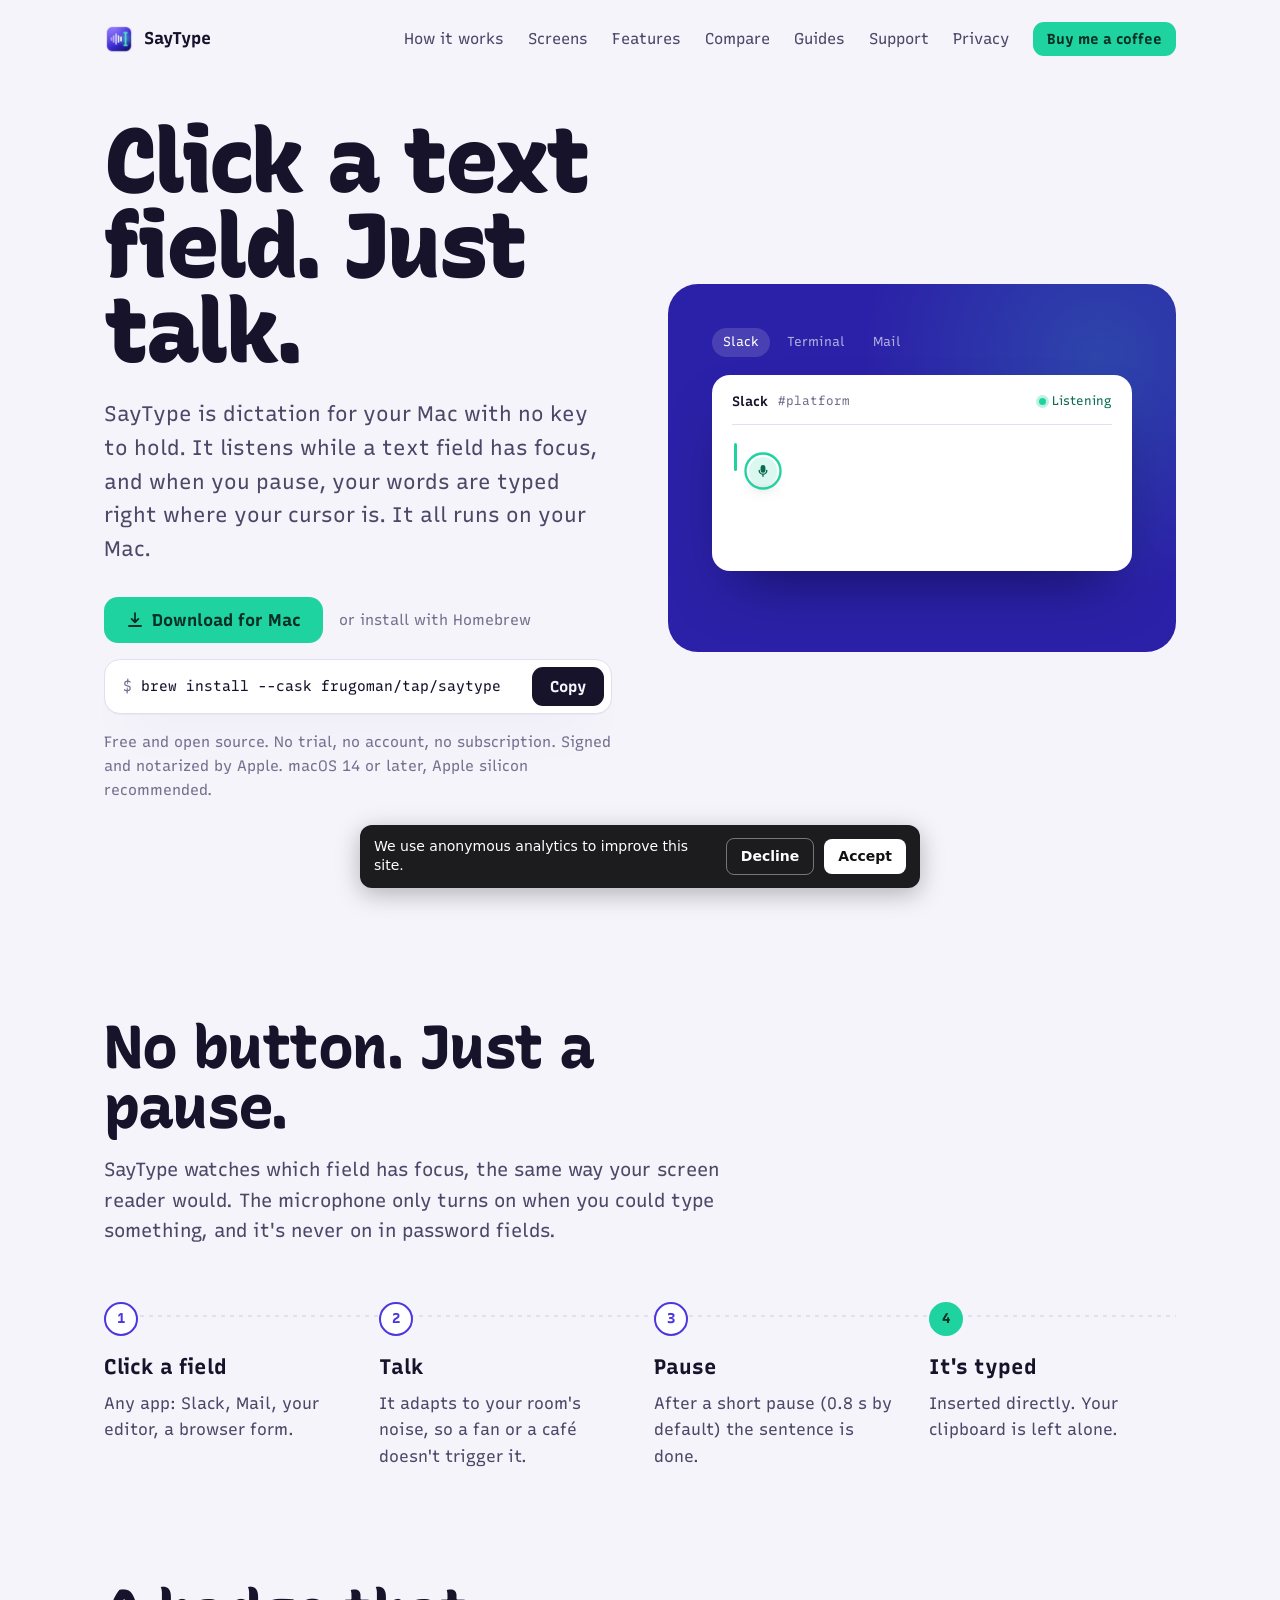
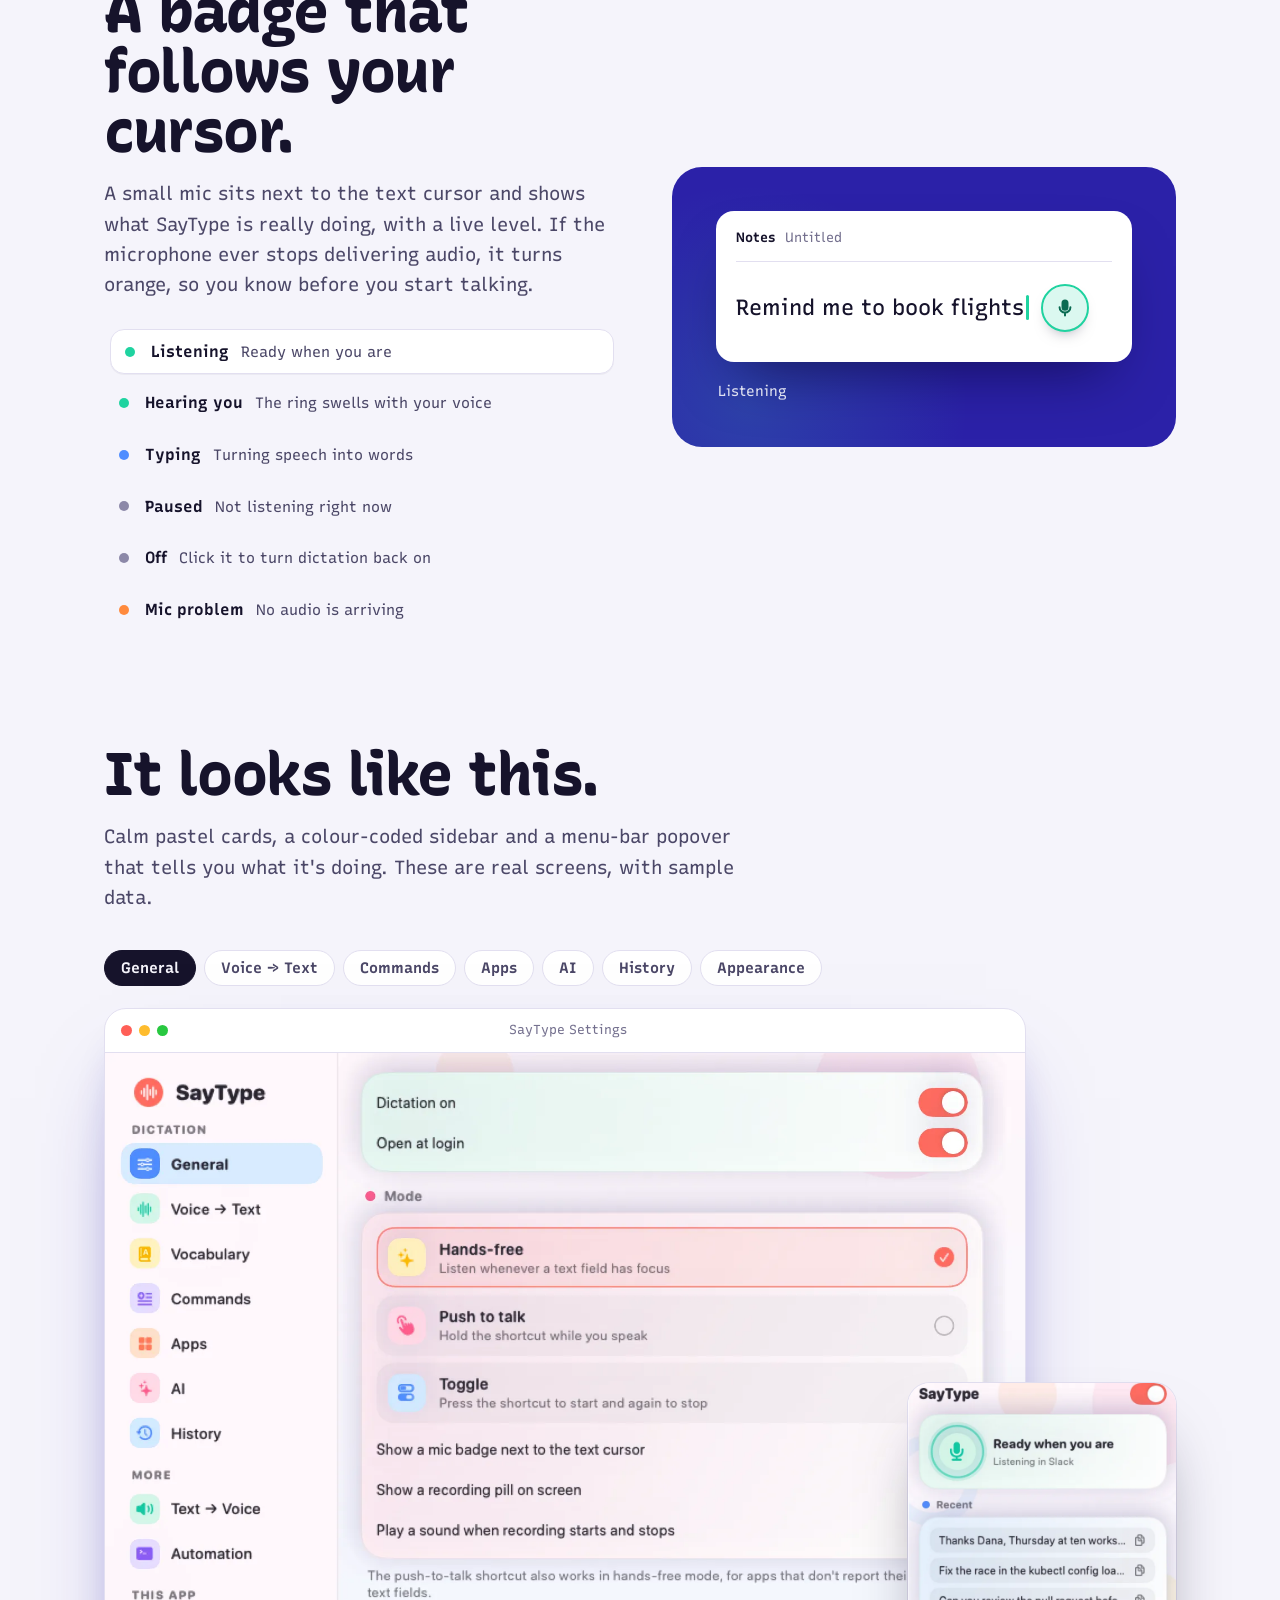
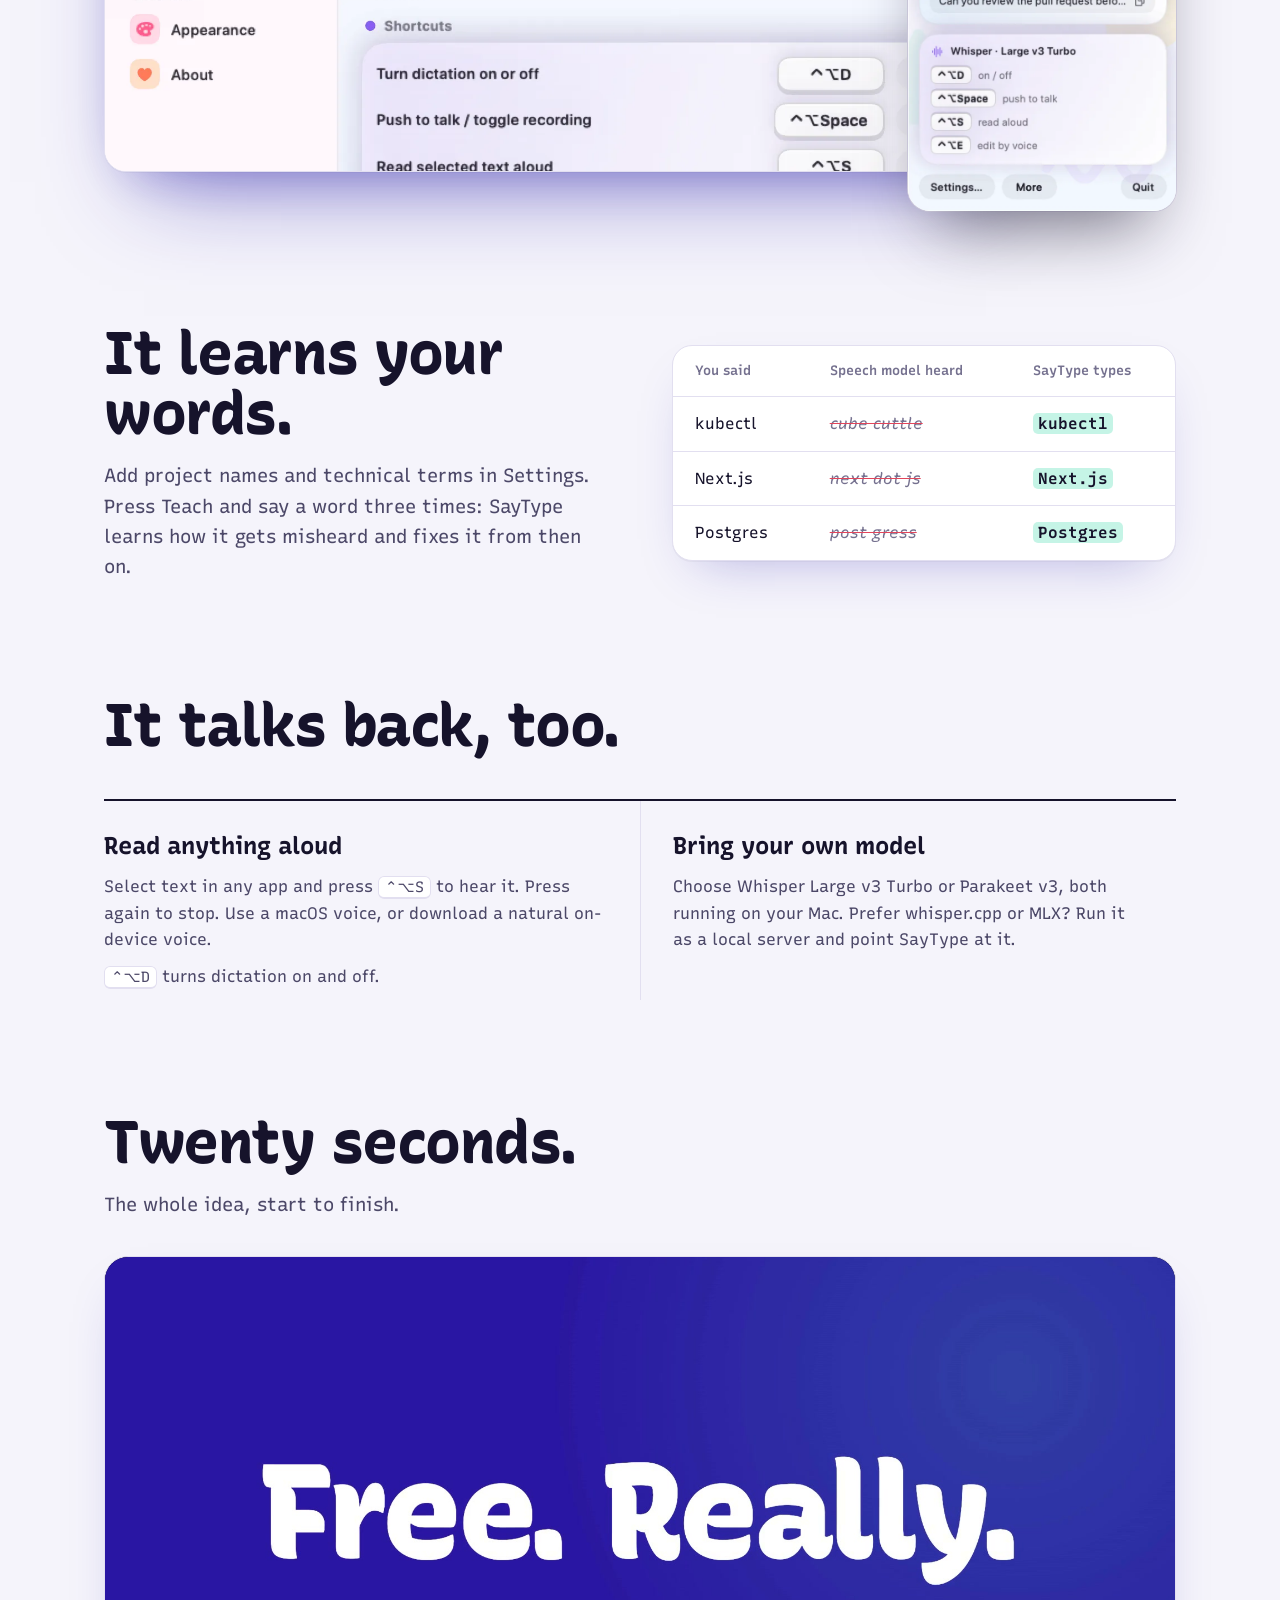
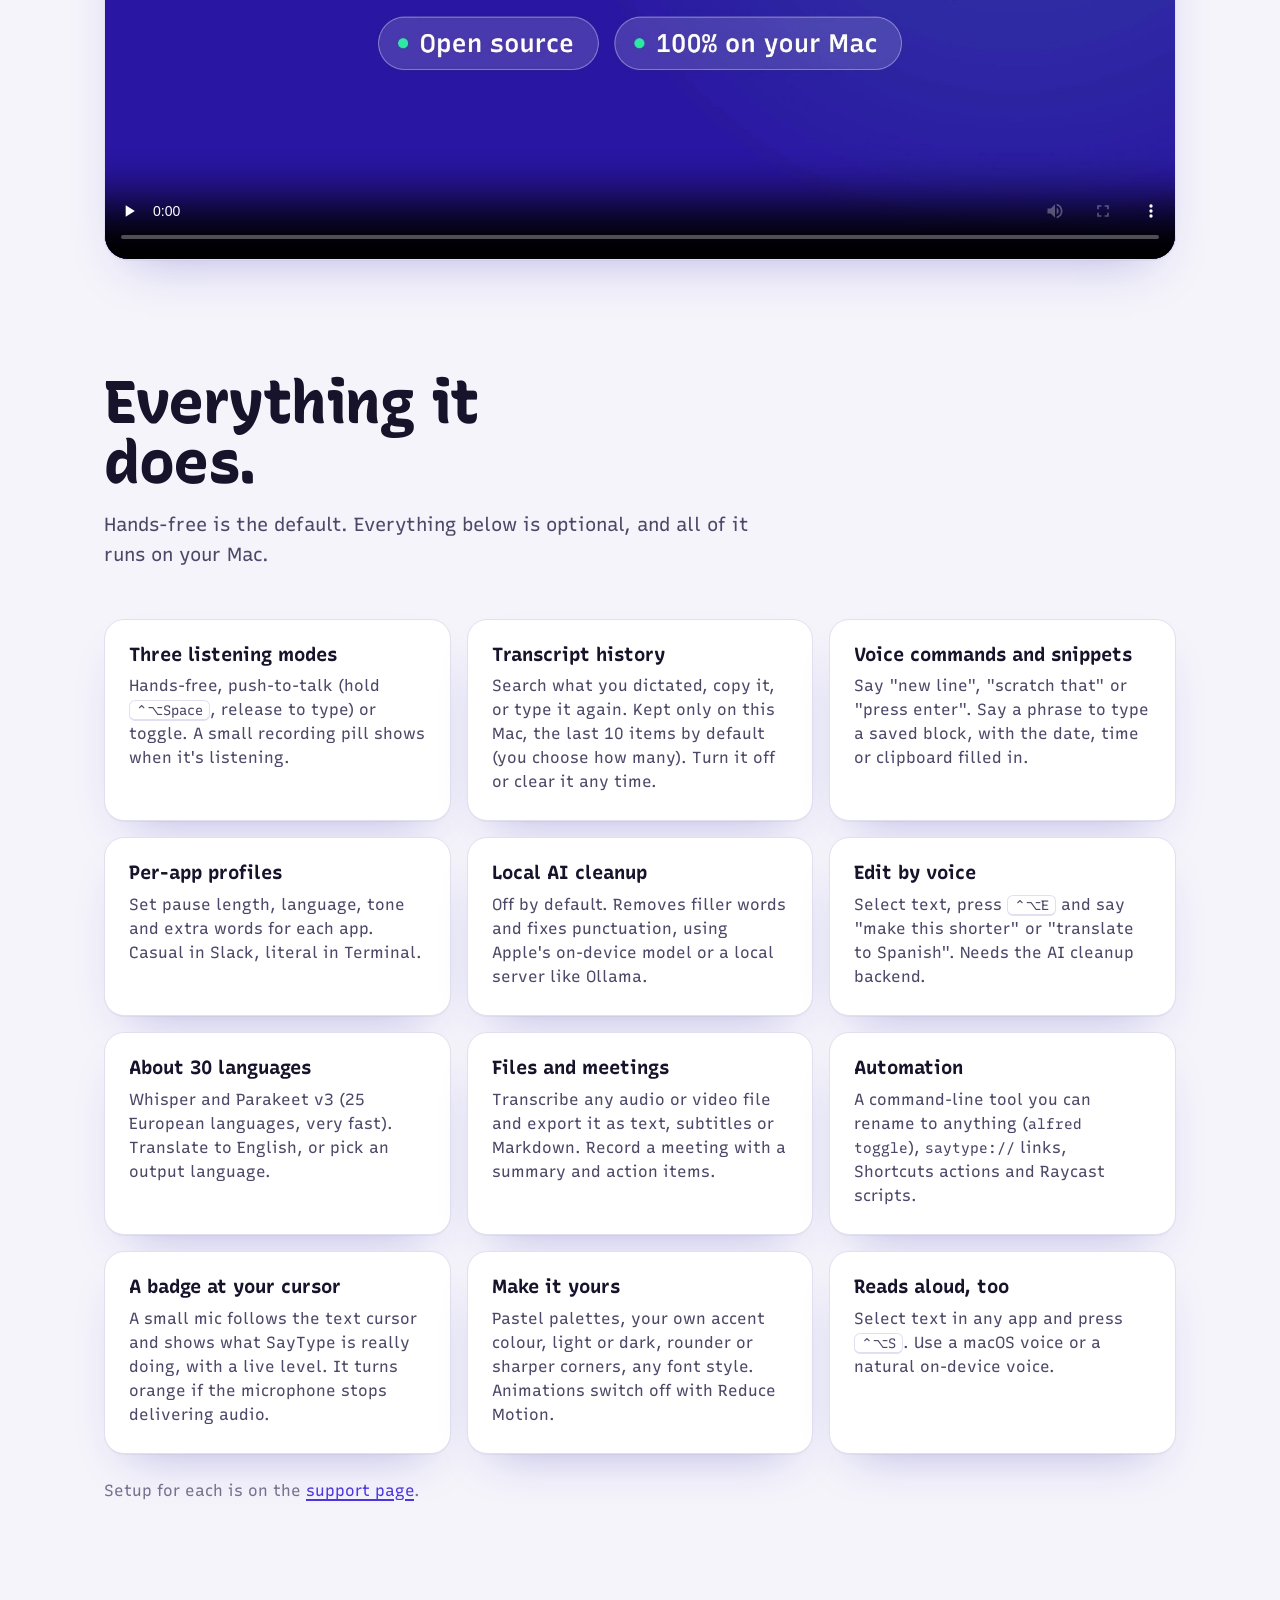
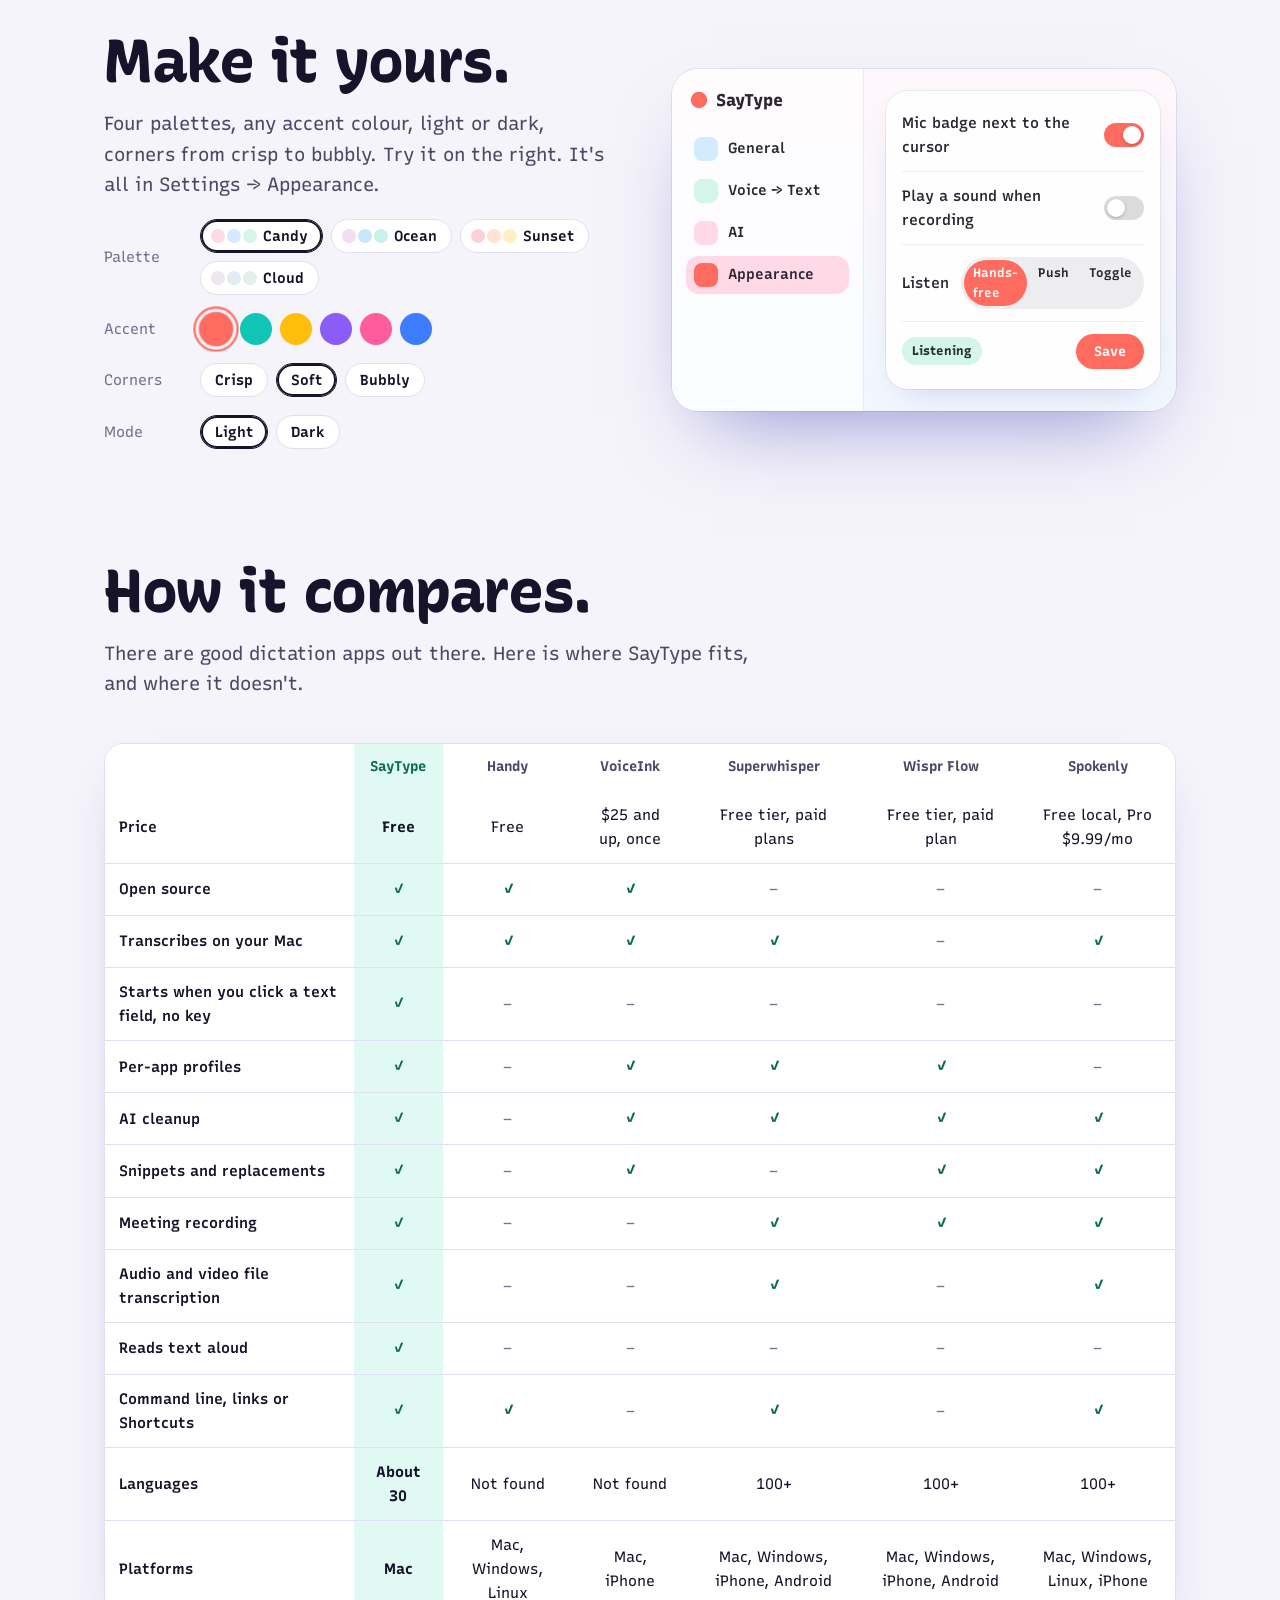
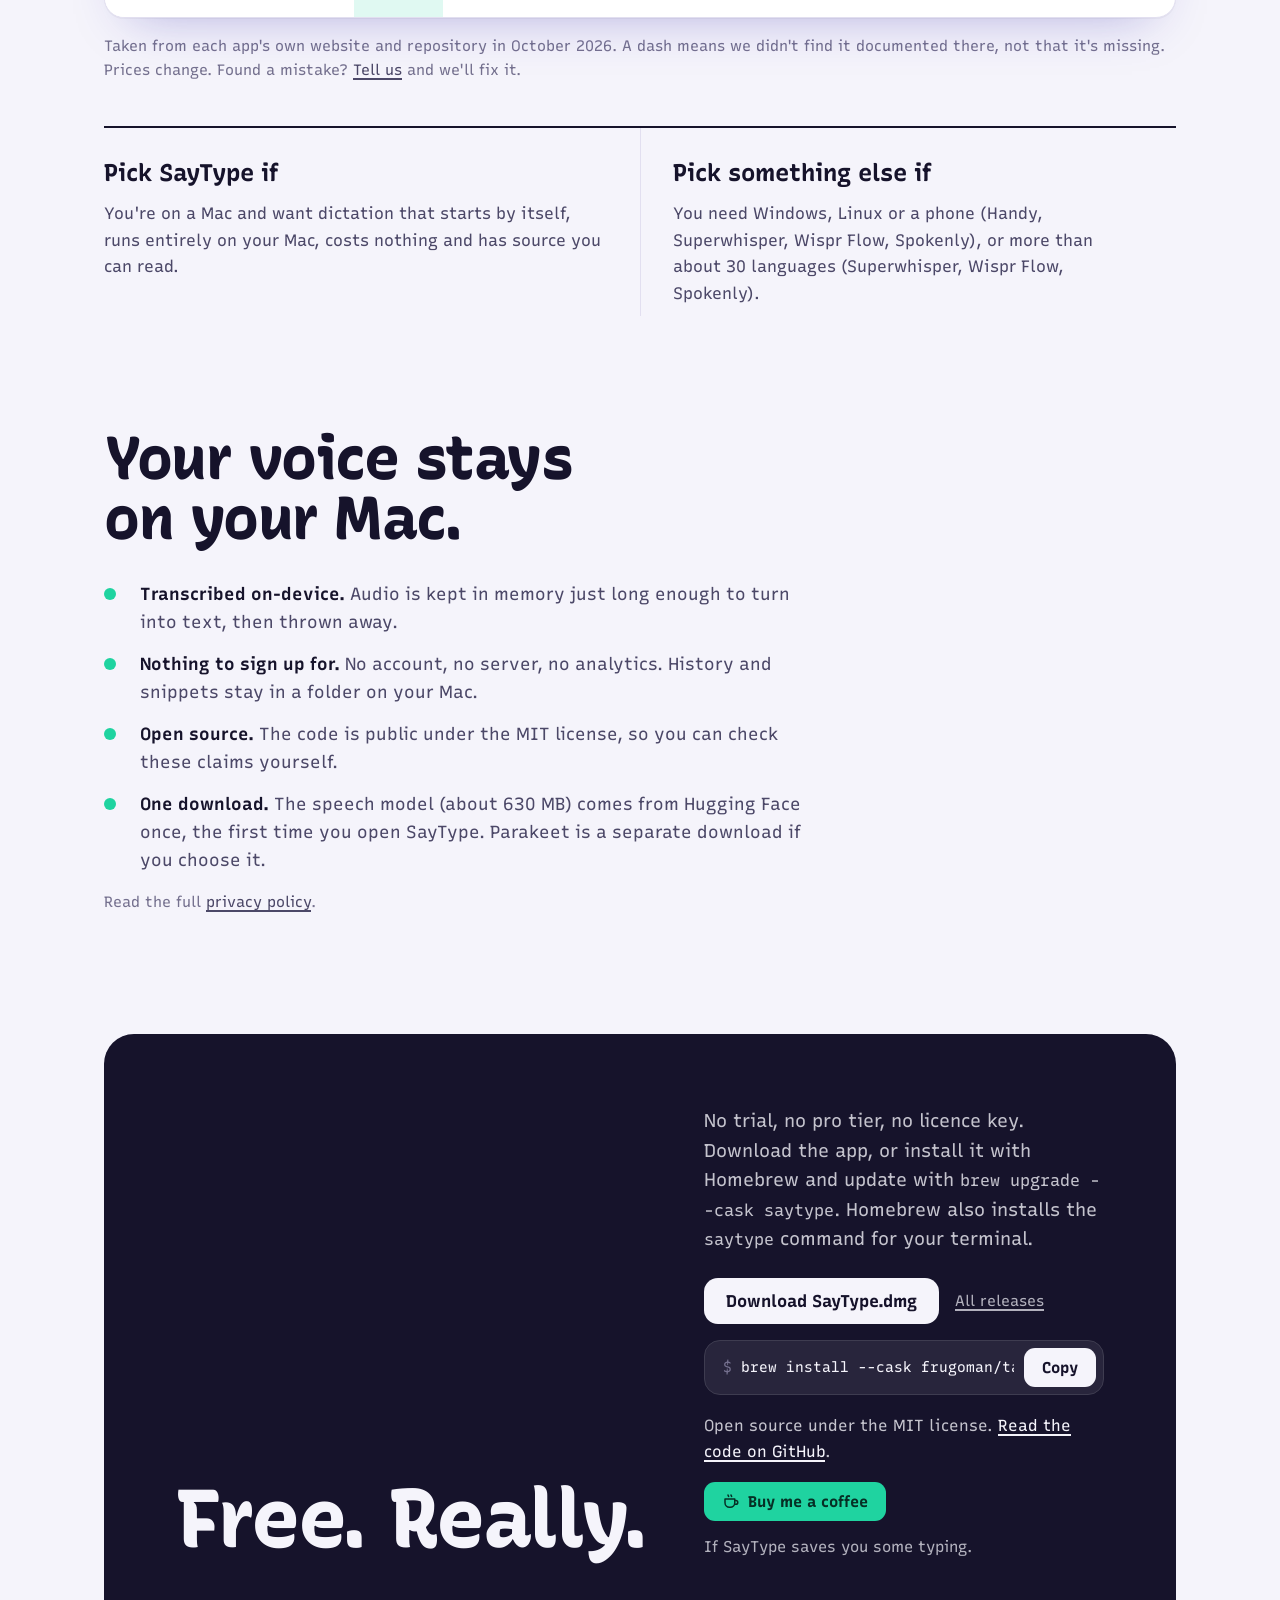
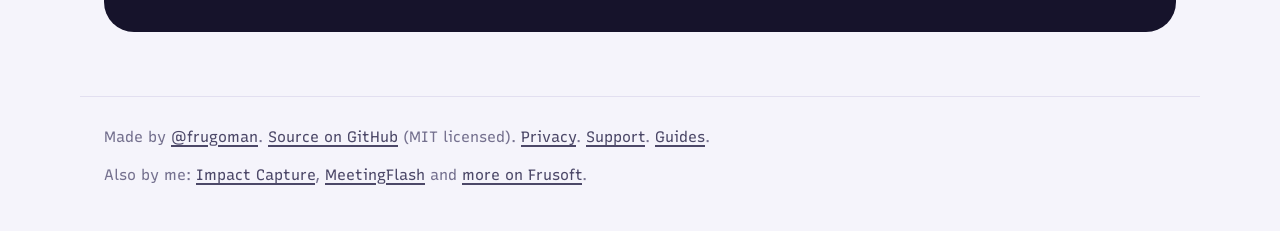
<file: index.html>
<!doctype html>
<html lang="en">
<head>
<meta charset="utf-8">
<meta name="viewport" content="width=device-width, initial-scale=1">
<title>SayType: click a text field, just talk</title>
<meta name="description" content="Free, open source dictation for Mac that runs fully on your computer. Click a text field and talk. Voice commands, local AI cleanup. No cloud, no account.">
<meta property="og:title" content="SayType: click a text field, just talk">
<meta property="og:description" content="Free, open source, fully local dictation for Mac. No cloud, no account, no subscription.">
<link rel="canonical" href="https://saytype.frusoft.dev/">
<meta property="og:type" content="website">
<meta property="og:url" content="https://saytype.frusoft.dev/">
<meta name="twitter:title" content="SayType: click a text field, just talk">
<meta name="twitter:image" content="https://saytype.frusoft.dev/poster.jpg">
<script type="application/ld+json">
{"@context":"https://schema.org","@type":"SoftwareApplication","name":"SayType","operatingSystem":"macOS 14 or later","applicationCategory":"UtilitiesApplication","description":"Always-ready, fully local dictation for macOS. Click into any text field and talk; when you pause, your words are typed. Free and open source.","url":"https://saytype.frusoft.dev/","downloadUrl":"https://github.com/frugoman/saytype/releases/latest/download/SayType.dmg","image":"https://saytype.frusoft.dev/icon.png","license":"https://opensource.org/licenses/MIT","isAccessibleForFree":true,"offers":{"@type":"Offer","price":"0","priceCurrency":"USD"},"author":{"@type":"Person","name":"Nicolas Frugoni","url":"https://github.com/frugoman"}}
</script>
<meta property="og:image" content="https://saytype.frusoft.dev/poster.jpg">
<meta name="twitter:card" content="summary_large_image">
<meta name="theme-color" content="#F5F4FB" media="(prefers-color-scheme: light)">
<meta name="theme-color" content="#0F0D1F" media="(prefers-color-scheme: dark)">
<link rel="icon" href="icon.png">
<link rel="preconnect" href="https://fonts.googleapis.com">
<link rel="preconnect" href="https://fonts.gstatic.com" crossorigin>
<link href="https://fonts.googleapis.com/css2?family=Recursive:slnt,wght,CASL,CRSV,MONO@-15..0,300..1000,0..1,0..1,0..1&display=swap" rel="stylesheet">
<link rel="stylesheet" href="style.css">
<style>
  .wrap { max-width: 1120px; margin: 0 auto; padding: 0 24px; }

  /* Hero */
  .hero { display: grid; grid-template-columns: minmax(0, 1fr) minmax(0, 1fr); gap: 56px; align-items: center; padding: 40px 0 88px; }
  h1 { font-size: clamp(50px, 7vw, 92px); line-height: .95; letter-spacing: -.03em; font-weight: 850; margin: 0 0 24px;
       font-variation-settings: "CASL" 1, "slnt" 0; }
  .lede { font-size: clamp(18px, 1.9vw, 21px); color: var(--ink-2); max-width: 29em; margin: 0 0 32px; }
  .install { display: flex; align-items: center; gap: 10px; min-width: 0; max-width: 520px; background: var(--sheet);
             border: 1px solid var(--rule); border-radius: 16px; padding: 7px 7px 7px 18px; box-shadow: var(--shadow); }
  .install code { flex: 1; min-width: 0; overflow-x: auto; white-space: nowrap; scrollbar-width: none; font-size: 14.5px; }
  .install code::before { content: "$ "; color: var(--ink-3); }
  .btn { font: 700 15.5px var(--font); border-radius: 11px; padding: 10px 18px; cursor: pointer; border: 0; text-decoration: none;
         display: inline-flex; align-items: center; gap: 8px; transition: transform .12s; }
  .btn:active { transform: scale(.97); }
  .btn.ink { background: var(--ink); color: var(--paper); }
  .btn.mint { background: var(--mint); color: #062F25; }
  .btn.mint:hover { color: #062F25; }
  .fine { margin-top: 16px; font-size: 15px; color: var(--ink-3); }
  .fine a { color: var(--ink-2); }

  /* The live dictation demo */
  .stage { background: var(--indigo); border-radius: 30px; padding: clamp(22px, 4vw, 44px); position: relative; overflow: hidden; color: #fff; }
  .stage::after { content: ""; position: absolute; inset: 0; pointer-events: none;
                  background: radial-gradient(circle at 85% 20%, rgba(59,232,182,.18), transparent 45%); }
  .scenes { display: flex; gap: 6px; margin-bottom: 18px; position: relative; z-index: 1; }
  .scenes span { font-size: 13px; padding: 4px 11px; border-radius: 999px; color: rgba(255,255,255,.62); transition: background .3s, color .3s; }
  .scenes span.on { background: rgba(255,255,255,.14); color: #fff; }
  .field { position: relative; z-index: 1; background: var(--sheet); color: var(--ink); border-radius: 18px; padding: 16px 20px 22px;
           box-shadow: 0 30px 60px -25px rgba(5,3,40,.6); min-height: 196px; }
  .field-head { display: flex; align-items: center; gap: 10px; font-size: 13.5px; color: var(--ink-3); border-bottom: 1px solid var(--rule); padding-bottom: 12px; margin-bottom: 16px; }
  .field-head b { color: var(--ink); font-weight: 650; }
  .field-head .where { font-variation-settings: "MONO" 1; font-size: 12.5px; }
  .listen { margin-left: auto; display: inline-flex; align-items: center; gap: 6px; font-size: 12.5px; color: var(--mint-ink); opacity: 0; transition: opacity .3s; }
  .listen::before { content: ""; width: 7px; height: 7px; border-radius: 50%; background: var(--mint); box-shadow: 0 0 0 3px color-mix(in srgb, var(--mint) 30%, transparent); }
  .listen.on { opacity: 1; }
  .line { font-size: clamp(19px, 2.2vw, 24px); line-height: 1.45; font-weight: 450; min-height: 3em; }
  .w { display: none; color: var(--mint-ink); font-variation-settings: "CASL" 1, "slnt" -10, "wght" 520;
       transition: color .6s, font-variation-settings .7s ease-out; }
  .w.in { display: inline-block; animation: word-in .28s ease-out; }
  @keyframes word-in { from { opacity: 0; } }
  .w.set { color: var(--ink); font-variation-settings: "CASL" 0, "slnt" 0, "wght" 450; }
  .w.misheard.set { text-decoration: line-through 2px; text-decoration-color: #E2455B; color: var(--ink-3); }
  .w.fixed { color: var(--ink); font-variation-settings: "MONO" 1, "CASL" 0, "wght" 600;
             background: color-mix(in srgb, var(--mint) 28%, transparent); border-radius: 5px; padding: 0 3px; text-decoration: none; }
  .caret { display: inline-block; width: 3px; height: 1.15em; background: var(--mint); border-radius: 2px; vertical-align: -.2em; margin-left: 2px; animation: blink 1.05s steps(1) infinite; }
  @keyframes blink { 50% { opacity: 0; } }
  /* The badge that follows the cursor, as in the real app: ring swells with your voice, blue while typing. */
  .badge { --c: var(--mint); --lvl: 0; display: inline-grid; place-items: center; position: relative; width: 28px; height: 28px; margin-left: 12px; vertical-align: -.5em;
           border-radius: 50%; color: var(--mint-ink); background: color-mix(in srgb, var(--c) 16%, var(--sheet)); opacity: 0; transform: scale(.5);
           transition: opacity .25s, transform .35s cubic-bezier(.3,1.7,.5,1), background .3s, color .3s; box-shadow: 0 8px 16px -8px rgba(5,3,40,.5); }
  .badge.on { opacity: 1; transform: scale(1); }
  .badge::before { content: ""; position: absolute; inset: -2px; border-radius: 50%; border: 2px solid var(--c); opacity: .55;
                   transform: scale(calc(1 + var(--lvl) * .3)); transition: transform .09s linear, border-color .3s, opacity .3s; }
  .badge.hearing::before { opacity: 1; }
  .badge.work { --c: #4F8DFF; color: #2E63D8; }
  .badge.work .mic { animation: bob .6s ease-in-out infinite; }
  @keyframes bob { 50% { transform: translateY(-2px); } }
  .badge .mic { width: 14px; height: 14px; }
  .badge .ring { position: absolute; inset: -4px; width: 36px; height: 36px; margin: 0; vertical-align: baseline; }
  .ring { opacity: 0; transition: opacity .2s; }
  .ring.on { opacity: 1; }
  .ring circle { fill: none; stroke-width: 1.6; }
  .ring .track { stroke: transparent; }
  .ring .fill { stroke: var(--mint); stroke-dasharray: 44; stroke-dashoffset: 44; transform: rotate(-90deg); transform-origin: center; }
  .note { position: relative; z-index: 1; margin: 16px 2px 0; font-size: 14px; color: rgba(255,255,255,.8); min-height: 1.5em; opacity: 0; transition: opacity .4s; }
  .note.on { opacity: 1; }
  .note code { color: #fff; }
  .replay { position: absolute; z-index: 2; right: 20px; top: 20px; font: 600 13px var(--font); color: #fff; background: rgba(255,255,255,.14);
            border: 0; border-radius: 999px; padding: 5px 12px; cursor: pointer; }

  /* Sections */
  section { padding: 112px 0 0; }
  h2 { font-size: clamp(36px, 4.8vw, 60px); line-height: 1; letter-spacing: -.025em; font-weight: 800; margin: 0 0 18px; max-width: 15ch;
       font-variation-settings: "CASL" 1; }
  .sub { color: var(--ink-2); max-width: 34em; margin: 0; font-size: 19px; }

  /* Steps along a waveform: this is a real sequence. */
  .steps { list-style: none; padding: 0; margin: 56px 0 0; display: grid; grid-template-columns: repeat(4, minmax(0, 1fr)); gap: 28px; position: relative; }
  .steps::before { content: ""; position: absolute; left: 0; right: 0; top: 14px; height: 30px; transform: translateY(-50%);
                   background: repeating-linear-gradient(90deg, var(--rule) 0 4px, transparent 4px 9px); -webkit-mask: linear-gradient(#000 0 0) center / 100% 2px no-repeat;
                   mask: linear-gradient(#000 0 0) center / 100% 2px no-repeat; }
  .steps li { position: relative; padding-top: 48px; }
  .steps li::before { content: attr(data-n); position: absolute; top: 0; left: 0; width: 30px; height: 30px; border-radius: 50%; display: grid; place-items: center;
                      background: var(--sheet); border: 2px solid var(--indigo-2); color: var(--indigo-2); font-weight: 750; font-size: 14px; }
  .steps li:last-child::before { background: var(--mint); border-color: var(--mint); color: #062F25; }
  .steps h3 { font-size: 21px; margin: 0 0 6px; font-weight: 700; }
  .steps p { margin: 0; color: var(--ink-2); font-size: 16.5px; }

  .split { display: grid; grid-template-columns: minmax(0, 1fr) minmax(0, 1fr); gap: 64px; align-items: center; }
  .vocab { background: var(--sheet); border: 1px solid var(--rule); border-radius: 20px; box-shadow: var(--shadow); overflow: hidden; }
  .vocab table { width: 100%; border-collapse: collapse; font-size: 16px; }
  .vocab th { text-align: left; font-weight: 600; font-size: 13.5px; color: var(--ink-3); padding: 14px 22px; border-bottom: 1px solid var(--rule); }
  .vocab td { padding: 14px 22px; border-bottom: 1px solid var(--rule); }
  .vocab tr:last-child td { border-bottom: 0; }
  .vocab .heard { color: var(--ink-3); font-variation-settings: "CASL" 1, "slnt" -10; text-decoration: line-through; text-decoration-color: #E2455B; }
  .vocab .typed { font-variation-settings: "MONO" 1; font-weight: 600; }
  .vocab .typed span { background: color-mix(in srgb, var(--mint) 26%, transparent); border-radius: 5px; padding: 1px 5px; }

  .pair { display: grid; grid-template-columns: repeat(2, minmax(0, 1fr)); gap: 0; margin-top: 44px; border-top: 2px solid var(--ink); }
  .pair > div { padding: 26px 32px 0 0; }
  .pair > div + div { padding-left: 32px; border-left: 1px solid var(--rule); }
  .pair h3 { font-size: 24px; margin: 0 0 8px; font-weight: 700; font-variation-settings: "CASL" .6; }
  .pair p { margin: 0 0 10px; color: var(--ink-2); font-size: 16.5px; }

  /* Feature cards */

  .get { display: flex; align-items: center; gap: 16px; flex-wrap: wrap; margin: 0 0 16px; }
  .get .or { font-size: 15px; color: var(--ink-3); }
  .free .get .or { color: color-mix(in srgb, var(--paper) 70%, var(--ink)); }
  .btn.big { font-size: 17px; padding: 13px 22px; border-radius: 14px; }
  .btn.paper { background: var(--paper); color: var(--ink); }
  .btn.paper:hover { color: var(--ink); }
  .vh { position: absolute; width: 1px; height: 1px; overflow: hidden; clip: rect(0 0 0 0); white-space: nowrap; }

  .compare { position: relative; margin-top: 44px; overflow-x: auto; background: var(--sheet); border: 1px solid var(--rule); border-radius: 20px; box-shadow: var(--shadow); }
  .compare table { border-collapse: separate; border-spacing: 0; width: 100%; min-width: 860px; font-size: 15px; }
  .compare th, .compare td { padding: 12px 14px; text-align: center; border-bottom: 1px solid var(--rule); vertical-align: middle; }
  .compare thead th { font-size: 14px; font-weight: 700; color: var(--ink-2); position: sticky; top: 0; background: var(--sheet); }
  .compare thead a { color: inherit; text-decoration: none; }
  .compare thead a:hover { text-decoration: underline; }
  .compare tbody th { text-align: left; font-weight: 600; color: var(--ink); position: sticky; left: 0; background: var(--sheet); min-width: 190px; }
  .compare tr:last-child th, .compare tr:last-child td { border-bottom: 0; }
  .compare td.y { color: var(--mint-ink); font-weight: 800; font-size: 17px; }
  .compare td.n { color: var(--ink-3); }
  .compare .us { color: var(--mint-ink); }
  .compare td:nth-child(2), .compare thead th:nth-child(2) { background: color-mix(in srgb, var(--mint) 14%, var(--sheet)); font-weight: 700; }
  .compare:focus-visible { outline-offset: 2px; }

  .features { list-style: none; padding: 0; margin: 48px 0 0; display: grid; grid-template-columns: repeat(3, minmax(0, 1fr)); gap: 16px; }
  .features li { background: var(--sheet); border: 1px solid var(--rule); border-radius: 20px; padding: 24px 24px 26px; box-shadow: var(--shadow); }
  .features h3 { font-size: 19px; margin: 0 0 8px; font-weight: 700; font-variation-settings: "CASL" .6; line-height: 1.2; }
  .features p { margin: 0; color: var(--ink-2); font-size: 16px; line-height: 1.5; }
  .features kbd { font-size: .85em; }
  .more { margin-top: 24px; color: var(--ink-3); font-size: 16px; }

  .private { list-style: none; padding: 0; margin: 32px 0 0; display: grid; gap: 14px; max-width: 40em; }
  .private li { display: grid; grid-template-columns: 26px 1fr; gap: 10px; color: var(--ink-2); font-size: 17.5px; }
  .private li::before { content: ""; width: 12px; height: 12px; margin-top: 8px; border-radius: 50%; background: var(--mint); }
  .private b { color: var(--ink); font-weight: 650; }

  .free { margin-top: 120px; background: var(--ink); color: var(--paper); border-radius: 30px; padding: clamp(32px, 6vw, 72px);
          display: grid; grid-template-columns: minmax(0, 1.2fr) minmax(0, 1fr); gap: 48px; align-items: end; }
  .free h2 { color: var(--paper); font-size: clamp(44px, 6.4vw, 84px); max-width: none; margin: 0; }
  .free p { color: color-mix(in srgb, var(--paper) 78%, var(--ink)); margin: 0 0 24px; font-size: 18.5px; }
  .free .install { background: color-mix(in srgb, var(--paper) 8%, var(--ink)); border-color: color-mix(in srgb, var(--paper) 18%, var(--ink)); box-shadow: none; color: var(--paper); margin-bottom: 18px; }
  .free a:not(.btn) { color: var(--paper); }
  .free .oss { font-size: 16px; margin-bottom: 18px; }
  .free .btn.ink { background: var(--paper); color: var(--ink); }
  .coffee { display: flex; align-items: center; gap: 14px; flex-wrap: wrap; font-size: 15.5px; color: color-mix(in srgb, var(--paper) 70%, var(--ink)); }


  /* Scroll reveals and small motion */
  .rv { opacity: 0; transform: translateY(20px); transition: opacity .75s ease, transform .75s cubic-bezier(.2,.7,.2,1); transition-delay: calc(var(--i, 0) * 70ms); }
  .rv.in { opacity: 1; transform: none; }
  .hw { display: inline-block; opacity: 0; transform: translateY(.45em) rotate(2.5deg); animation: hw .8s cubic-bezier(.2,.8,.2,1) forwards; animation-delay: calc(var(--i) * 90ms + 80ms); }
  @keyframes hw { to { opacity: 1; transform: none; } }
  .features li { transition: opacity .75s ease, transform .75s cubic-bezier(.2,.7,.2,1), translate .25s ease, box-shadow .25s ease; }
  .features li:hover { translate: 0 -5px; box-shadow: 0 1px 0 rgba(22,19,43,.04), 0 30px 60px -26px rgba(43,33,168,.5); }

  /* Badge states */
  .states { list-style: none; padding: 0; margin: 28px 0 0; display: grid; gap: 6px; }
  .states li { display: grid; grid-template-columns: 14px auto 1fr; gap: 12px; align-items: baseline; padding: 9px 14px; border-radius: 14px; border: 1px solid transparent; color: var(--ink-2); font-size: 16px; transition: background .3s, border-color .3s, transform .3s; }
  .states li i { width: 10px; height: 10px; border-radius: 50%; background: var(--dot, var(--mint)); align-self: center; }
  .states li b { color: var(--ink); font-weight: 650; }
  .states li span { font-size: 15px; }
  .states li.on { background: var(--sheet); border-color: var(--rule); box-shadow: var(--shadow); transform: translateX(6px); }
  .states li[data-s="working"] { --dot: #4F8DFF; } .states li[data-s="paused"], .states li[data-s="off"] { --dot: #8C88A8; } .states li[data-s="problem"] { --dot: #FF8A3D; }
  .bstage { background: var(--indigo); border-radius: 30px; padding: clamp(24px, 4vw, 44px); position: relative; overflow: hidden; color: #fff; }
  .bstage::after { content: ""; position: absolute; inset: 0; pointer-events: none; background: radial-gradient(circle at 15% 85%, rgba(59,232,182,.16), transparent 45%); }
  .bfield { position: relative; z-index: 1; background: var(--sheet); color: var(--ink); border-radius: 18px; padding: 16px 20px 26px; box-shadow: 0 30px 60px -25px rgba(5,3,40,.6); }
  .bhead { display: flex; gap: 10px; font-size: 13.5px; color: var(--ink-3); border-bottom: 1px solid var(--rule); padding-bottom: 12px; margin-bottom: 18px; }
  .bhead b { color: var(--ink); font-weight: 650; }
  .bline { font-size: clamp(16px, 2vw, 22px); font-weight: 450; display: flex; align-items: center; flex-wrap: nowrap; min-height: 56px; }
  .btxt { white-space: nowrap; overflow: hidden; text-overflow: ellipsis; min-width: 0; }
  .bline .caret, .bline .badge { flex: none; }
  .bcap { position: relative; z-index: 1; margin: 18px 2px 0; font-size: 14.5px; color: rgba(255,255,255,.85); min-height: 1.5em; }
  .badge.big { width: 44px; height: 44px; margin-left: 14px; vertical-align: middle; }
  .badge.big .mic { width: 20px; height: 20px; }
  .badge.s-listening, .badge.s-hearing { --c: var(--mint); }
  .badge.s-working { --c: #4F8DFF; color: #2E63D8; }
  .badge.s-paused, .badge.s-off { --c: #8C88A8; color: #6A6686; }
  .badge.s-problem { --c: #FF8A3D; color: #C8560F; }
  .badge.s-hearing::before, .badge.s-problem::before, .badge.s-listening::before { opacity: 1; }
  .badge.s-paused::before, .badge.s-off::before { opacity: .45; }
  .badge.s-working .mic { animation: bob .6s ease-in-out infinite; }
  .badge.s-problem { animation: shake .5s 1; }
  @keyframes shake { 20% { transform: translateX(-3px); } 40% { transform: translateX(3px); } 60% { transform: translateX(-2px); } 80% { transform: translateX(2px); } }

  /* Real screens */
  .tabs { display: flex; flex-wrap: wrap; gap: 8px; margin: 36px 0 0; }
  .tabs button { font: 650 15px var(--font); color: var(--ink-2); background: var(--sheet); border: 1px solid var(--rule); border-radius: 999px; padding: 8px 16px; cursor: pointer; transition: background .25s, color .25s, transform .2s, border-color .25s; }
  .tabs button:hover { transform: translateY(-2px); }
  .tabs button[aria-selected="true"] { background: var(--ink); color: var(--paper); border-color: var(--ink); }
  .showcase { position: relative; margin-top: 22px; padding-bottom: 40px; perspective: 1400px; }
  .window { --rx: 0deg; --ry: 0deg; width: 86%; background: var(--sheet); border: 1px solid var(--rule); border-radius: 22px; overflow: hidden; box-shadow: 0 50px 90px -40px rgba(43,33,168,.55), var(--shadow);
            transform: rotateX(var(--rx)) rotateY(var(--ry)); transition: transform .25s ease-out; will-change: transform; }
  .chrome { display: flex; align-items: center; gap: 7px; padding: 11px 16px; border-bottom: 1px solid var(--rule); font-size: 13px; color: var(--ink-3); }
  .chrome i { width: 11px; height: 11px; border-radius: 50%; background: #FF5F57; }
  .chrome i:nth-child(2) { background: #FEBC2E; } .chrome i:nth-child(3) { background: #28C840; }
  .chrome span { margin: 0 auto; transform: translateX(-24px); }
  .shots { position: relative; aspect-ratio: 1640 / 1280; }
  .shot { position: absolute; inset: 0; opacity: 0; transform: scale(1.015); transition: opacity .5s ease, transform .6s cubic-bezier(.2,.7,.2,1); pointer-events: none; }
  .shot.on { opacity: 1; transform: none; pointer-events: auto; }
  .shot img { width: 100%; height: 100%; display: block; }
  .popover { position: absolute; right: 0; bottom: 0; width: 25%; min-width: 150px; border-radius: 22px; overflow: hidden; box-shadow: 0 40px 70px -28px rgba(22,19,43,.6), 0 0 0 1px var(--rule); animation: float 6s ease-in-out infinite; background: var(--sheet); }
  .popover img { width: 100%; height: auto; display: block; }
  @keyframes float { 50% { transform: translateY(-10px) rotate(.6deg); } }

  /* Make it yours */
  .ctl { display: grid; grid-template-columns: 82px 1fr; gap: 14px; align-items: center; margin-top: 18px; font-size: 15px; color: var(--ink-3); }
  .opts { display: flex; flex-wrap: wrap; gap: 8px; }
  .opts button { font: 650 14.5px var(--font); color: var(--ink); background: var(--sheet); border: 1px solid var(--rule); border-radius: 999px; padding: 7px 14px; cursor: pointer; display: inline-flex; align-items: center; gap: 6px; transition: transform .2s, border-color .2s, background .2s; }
  .opts button:hover { transform: translateY(-2px); }
  .opts button[aria-pressed="true"] { border-color: var(--ink); box-shadow: 0 0 0 2px var(--ink) inset; }
  .opts i { width: 14px; height: 14px; border-radius: 50%; margin-left: -4px; box-shadow: 0 0 0 1.5px var(--sheet); }
  .opts.dots button { width: 32px; height: 32px; padding: 0; background: var(--d); border: 0; border-radius: 50%; }
  .opts.dots button[aria-pressed="true"] { box-shadow: 0 0 0 3px var(--paper), 0 0 0 5px var(--d); transform: scale(1.08); }
  .mock { --r: 1; --acc: #FF6B5E; --top: #FFF7FB; --bot: #F1F7FF; --card: rgba(255,255,255,.92); --mink: #2A2733; --s1: #FFD9E6; --s2: #D3EAFF; --s3: #D4F6E8; --s4: #E5DCFF;
          display: grid; grid-template-columns: 38% 1fr; min-height: 340px; color: var(--mink); border-radius: calc(26px * var(--r)); overflow: hidden; box-shadow: 0 40px 80px -36px rgba(43,33,168,.5), 0 0 0 1px var(--rule);
          background: linear-gradient(180deg, var(--top), var(--bot)); font-size: 15px; transition: background .5s, color .5s, border-radius .5s; }
  .mock.dark { --top: #16131F; --bot: #1B1827; --card: rgba(38,34,50,.94); --mink: #F3F0FA; --s1: rgba(255,217,230,.24); --s2: rgba(211,234,255,.24); --s3: rgba(212,246,232,.24); --s4: rgba(229,220,255,.24); }
  .mock * { transition: background .45s, color .45s, border-radius .45s, box-shadow .45s, border-color .45s; }
  .mside { padding: 18px 14px; display: grid; gap: 4px; align-content: start; background: color-mix(in srgb, var(--card) 70%, transparent); border-right: 1px solid color-mix(in srgb, var(--mink) 8%, transparent); }
  .mlogo { display: flex; align-items: center; gap: 8px; font-weight: 800; font-size: 17px; margin: 0 4px 12px; }
  .mlogo svg { color: var(--acc); }
  .mrow { display: flex; align-items: center; gap: 10px; padding: 7px 8px; border-radius: calc(13px * var(--r)); font-weight: 600; font-size: 14.5px; }
  .mrow.on { background: var(--s1); }
  .t { width: 24px; height: 24px; border-radius: calc(8px * var(--r)); display: block; }
  .t1 { background: var(--s2); } .t2 { background: var(--s3); } .t3 { background: var(--s1); } .t4 { background: var(--acc); }
  .mmain { padding: 22px; display: grid; align-content: center; }
  .mcard { background: var(--card); border-radius: calc(22px * var(--r)); padding: 8px 16px; box-shadow: 0 14px 34px -18px rgba(107,91,149,.35), 0 0 0 1px color-mix(in srgb, var(--mink) 7%, transparent); }
  .mline { display: flex; align-items: center; justify-content: space-between; gap: 12px; padding: 12px 0; border-bottom: 1px solid color-mix(in srgb, var(--mink) 8%, transparent); font-weight: 550; }
  .mline:last-child { border-bottom: 0; }
  .msw { width: 40px; height: 24px; border-radius: 99px; background: color-mix(in srgb, var(--mink) 16%, transparent); position: relative; flex: none; }
  .msw::after { content: ""; position: absolute; top: 3px; left: 3px; width: 18px; height: 18px; border-radius: 50%; background: #fff; box-shadow: 0 1px 3px rgba(0,0,0,.25); transition: transform .35s cubic-bezier(.3,1.5,.5,1); }
  .msw.on { background: var(--acc); } .msw.on::after { transform: translateX(16px); }
  .mseg { display: inline-flex; gap: 2px; padding: 3px; background: color-mix(in srgb, var(--mink) 8%, transparent); border-radius: 99px; font-size: 12.5px; }
  .mseg u { text-decoration: none; padding: 3px 9px; border-radius: 99px; font-weight: 650; }
  .mseg u.on { background: var(--acc); color: #fff; }
  .mchip { background: var(--s3); color: color-mix(in srgb, var(--mink) 85%, #0B6B52); font-weight: 750; font-size: 12.5px; padding: 4px 10px; border-radius: 99px; }
  .mbtn { background: var(--acc); color: #fff; font-weight: 700; font-size: 13.5px; padding: 7px 18px; border-radius: 99px; }

  /* Video */
  .video { margin-top: 36px; border-radius: 24px; overflow: hidden; box-shadow: var(--shadow); border: 1px solid var(--rule); background: #0F0D1F; }
  .video video { width: 100%; height: auto; display: block; aspect-ratio: 16 / 9; }

  @media (max-width: 920px) {
    .window { width: 100%; } .popover { position: relative; width: 60%; margin: 18px 0 0 auto; }
    .showcase { padding-bottom: 0; }
  }
  @media (prefers-reduced-motion: reduce) {
    .rv, .hw, .popover, .window, .shot, .states li, .badge.s-problem, .badge.s-working .mic { animation: none !important; transition: none !important; transform: none !important; opacity: 1; }
  }

  @media (max-width: 920px) {
    .hero { grid-template-columns: minmax(0, 1fr); gap: 44px; padding-top: 20px; }
    .split, .free { grid-template-columns: minmax(0, 1fr); gap: 36px; }
    .steps { grid-template-columns: minmax(0, 1fr); gap: 32px; }
    .steps::before { left: 14px; right: auto; top: 0; bottom: 0; width: 30px; height: auto; transform: translateX(-50%);
                     background: repeating-linear-gradient(180deg, var(--rule) 0 4px, transparent 4px 9px);
                     -webkit-mask: linear-gradient(#000 0 0) center / 2px 100% no-repeat; mask: linear-gradient(#000 0 0) center / 2px 100% no-repeat; }
    .steps li { padding: 2px 0 0 50px; }
    .features { grid-template-columns: repeat(2, minmax(0, 1fr)); }
    .pair { grid-template-columns: minmax(0, 1fr); }
    .pair > div, .pair > div + div { padding: 24px 0 0; border-left: 0; }
    .top .hide-sm { display: none; }
  }
  @media (max-width: 520px) {
    .wrap { padding: 0 16px; }
    .install { padding-left: 12px; }
    .install code { font-size: 13px; }
    .field { padding: 14px 16px 18px; min-height: 210px; }
    .field-head .where { display: none; }
    .free { border-radius: 22px; }
    .features { grid-template-columns: minmax(0, 1fr); margin-top: 36px; }
    .features li { padding: 20px 20px 22px; }
  }
  @media (prefers-reduced-motion: reduce) {
    .w, .listen, .note, .ring, .badge, .badge::before { transition: none; animation: none; }
    .caret { animation: none; }
  }
</style>
<script defer src="/analytics.js" data-mid="G-934TD4YGFK"></script>
</head>
<body>
<nav class="top">
  <a class="home" href="./"><img src="icon.png" alt="" width="30" height="30">SayType</a>
  <a class="hide-sm" href="#how">How it works</a>
  <a class="hide-sm" href="#screens">Screens</a>
  <a class="hide-sm" href="#features">Features</a>
  <a class="hide-sm" href="#compare">Compare</a>
  <a class="hide-sm" href="guides/">Guides</a>
  <a href="support/">Support</a>
  <a class="hide-sm" href="privacy/">Privacy</a>
  <a class="btn mint" href="https://buymeacoffee.com/frugoman" style="padding: 8px 14px; font-size: 14.5px">Buy me a coffee</a>
</nav>

<main class="wrap">
  <header class="hero">
    <div>
      <h1>Click a text field. Just talk.</h1>
      <p class="lede">SayType is dictation for your Mac with no key to hold. It listens while a text field has focus, and when you pause, your words are typed right where your cursor is. It all runs on your Mac.</p>
      <div class="get">
        <a class="btn mint big" href="https://github.com/frugoman/saytype/releases/latest/download/SayType.dmg" data-cta="download">
          <svg width="18" height="18" viewBox="0 0 24 24" fill="none" stroke="currentColor" stroke-width="2.4" stroke-linecap="round" stroke-linejoin="round" aria-hidden="true"><path d="M12 3v12m0 0-4.5-4.5M12 15l4.5-4.5M4 20h16"/></svg>
          Download for Mac
        </a>
        <span class="or">or install with Homebrew</span>
      </div>
      <div class="install">
        <code id="brew">brew install --cask frugoman/tap/saytype</code>
        <button class="btn ink copy" type="button" data-copy="brew">Copy</button>
      </div>
      <p class="fine">Free and open source. No trial, no account, no subscription. Signed and notarized by Apple. macOS 14 or later, Apple silicon recommended.</p>
    </div>

    <div class="stage" role="img" aria-label="Animation: dictating into Slack, a git commit message and an email. While you talk a waveform pulses at the cursor; when you pause, the words are typed. In the commit, the misheard 'cube cuttle' is corrected to kubectl.">
      <div class="scenes" aria-hidden="true"><span>Slack</span><span>Terminal</span><span>Mail</span></div>
      <div class="field" aria-hidden="true">
        <div class="field-head"><b class="app"></b><span class="where"></span><span class="listen">Listening</span></div>
        <div class="line"><span class="words"></span><span class="caret"></span><span class="badge" aria-hidden="true"><svg class="ring" viewBox="0 0 18 18"><circle class="track" cx="9" cy="9" r="7"/><circle class="fill" cx="9" cy="9" r="7"/></svg><svg class="mic" viewBox="0 0 24 24" fill="none" stroke="currentColor" stroke-width="2.4" stroke-linecap="round" stroke-linejoin="round"><rect x="9" y="3" width="6" height="11" rx="3" fill="currentColor"/><path d="M5.5 11a6.5 6.5 0 0 0 13 0M12 17.5V21"/></svg></span></div>
      </div>
      <p class="note" aria-hidden="true"></p>
    </div>
  </header>

  <section id="how">
    <h2>No button. Just a pause.</h2>
    <p class="sub">SayType watches which field has focus, the same way your screen reader would. The microphone only turns on when you could type something, and it's never on in password fields.</p>
    <ol class="steps">
      <li data-n="1"><h3>Click a field</h3><p>Any app: Slack, Mail, your editor, a browser form.</p></li>
      <li data-n="2"><h3>Talk</h3><p>It adapts to your room's noise, so a fan or a café doesn't trigger it.</p></li>
      <li data-n="3"><h3>Pause</h3><p>After a short pause (0.8 s by default) the sentence is done.</p></li>
      <li data-n="4"><h3>It's typed</h3><p>Inserted directly. Your clipboard is left alone.</p></li>
    </ol>
  </section>

  <section id="badge">
    <div class="split">
      <div>
        <h2>A badge that follows your cursor.</h2>
        <p class="sub">A small mic sits next to the text cursor and shows what SayType is really doing, with a live level. If the microphone ever stops delivering audio, it turns orange, so you know before you start talking.</p>
        <ul class="states" id="states">
          <li data-s="listening"><i></i><b>Listening</b><span>Ready when you are</span></li>
          <li data-s="hearing"><i></i><b>Hearing you</b><span>The ring swells with your voice</span></li>
          <li data-s="working"><i></i><b>Typing</b><span>Turning speech into words</span></li>
          <li data-s="paused"><i></i><b>Paused</b><span>Not listening right now</span></li>
          <li data-s="off"><i></i><b>Off</b><span>Click it to turn dictation back on</span></li>
          <li data-s="problem"><i></i><b>Mic problem</b><span>No audio is arriving</span></li>
        </ul>
      </div>
      <div class="bstage" aria-hidden="true">
        <div class="bfield">
          <div class="bhead"><b>Notes</b><span>Untitled</span></div>
          <div class="bline"><span class="btxt">Remind me to book flights</span><span class="caret"></span><span class="badge big on s-listening" id="bd"></span></div>
        </div>
        <p class="bcap" id="bcap">Listening</p>
      </div>
    </div>
  </section>

  <section id="screens">
    <h2>It looks like this.</h2>
    <p class="sub">Calm pastel cards, a colour-coded sidebar and a menu-bar popover that tells you what it's doing. These are real screens, with sample data.</p>
    <div class="tabs" role="tablist" aria-label="Settings screens" id="tabs">
      <button role="tab" aria-selected="true" data-k="general">General</button>
      <button role="tab" aria-selected="false" data-k="voice">Voice → Text</button>
      <button role="tab" aria-selected="false" data-k="commands">Commands</button>
      <button role="tab" aria-selected="false" data-k="apps">Apps</button>
      <button role="tab" aria-selected="false" data-k="ai">AI</button>
      <button role="tab" aria-selected="false" data-k="history">History</button>
      <button role="tab" aria-selected="false" data-k="appearance">Appearance</button>
    </div>
    <div class="showcase" id="showcase">
      <div class="window" id="win">
        <div class="chrome"><i></i><i></i><i></i><span>SayType Settings</span></div>
        <div class="shots">
          <picture class="shot on" data-k="general"><source media="(prefers-color-scheme: dark)" srcset="assets/ui/general-dark.webp"><img src="assets/ui/general-light.webp" width="1640" height="1280"  alt="General settings: listening mode cards, shortcut keycaps and sliders."></picture>
          <picture class="shot" data-k="voice"><source media="(prefers-color-scheme: dark)" srcset="assets/ui/voice-dark.webp"><img src="assets/ui/voice-light.webp" width="1640" height="1280" loading="lazy" alt="Voice to text settings: engine, language and model."></picture>
          <picture class="shot" data-k="commands"><source media="(prefers-color-scheme: dark)" srcset="assets/ui/commands-dark.webp"><img src="assets/ui/commands-light.webp" width="1640" height="1280" loading="lazy" alt="Commands and snippets: voice command chips and saved snippets."></picture>
          <picture class="shot" data-k="apps"><source media="(prefers-color-scheme: dark)" srcset="assets/ui/apps-dark.webp"><img src="assets/ui/apps-light.webp" width="1640" height="1280" loading="lazy" alt="Per-app profiles for Slack, Mail, Terminal and Xcode."></picture>
          <picture class="shot" data-k="ai"><source media="(prefers-color-scheme: dark)" srcset="assets/ui/ai-dark.webp"><img src="assets/ui/ai-light.webp" width="1640" height="1280" loading="lazy" alt="AI settings: cleanup level, output language and where the AI runs."></picture>
          <picture class="shot" data-k="history"><source media="(prefers-color-scheme: dark)" srcset="assets/ui/history-dark.webp"><img src="assets/ui/history-light.webp" width="1640" height="1280" loading="lazy" alt="Transcript history, searchable, with copy and type-again buttons."></picture>
          <picture class="shot" data-k="appearance"><source media="(prefers-color-scheme: dark)" srcset="assets/ui/appearance-dark.webp"><img src="assets/ui/appearance-light.webp" width="1640" height="1280" loading="lazy" alt="Appearance: palettes, accent colours, corners and fonts."></picture>
        </div>
      </div>
      <picture class="popover">
        <source media="(prefers-color-scheme: dark)" srcset="assets/ui/menu-dark.webp">
        <img src="assets/ui/menu-light.webp" width="640" height="1024" loading="lazy" alt="The SayType menu-bar popover: a green mic orb reading Ready when you are, recent dictations and the keyboard shortcuts.">
      </picture>
    </div>
  </section>

  <section>
    <div class="split">
      <div>
        <h2>It learns your words.</h2>
        <p class="sub">Add project names and technical terms in Settings. Press Teach and say a word three times: SayType learns how it gets misheard and fixes it from then on.</p>
      </div>
      <div class="vocab">
        <table>
          <thead><tr><th scope="col">You said</th><th scope="col">Speech model heard</th><th scope="col">SayType types</th></tr></thead>
          <tbody>
            <tr><td>kubectl</td><td class="heard">cube cuttle</td><td class="typed"><span>kubectl</span></td></tr>
            <tr><td>Next.js</td><td class="heard">next dot js</td><td class="typed"><span>Next.js</span></td></tr>
            <tr><td>Postgres</td><td class="heard">post gress</td><td class="typed"><span>Postgres</span></td></tr>
          </tbody>
        </table>
      </div>
    </div>
  </section>

  <section>
    <h2>It talks back, too.</h2>
    <div class="pair">
      <div>
        <h3>Read anything aloud</h3>
        <p>Select text in any app and press <kbd>⌃⌥S</kbd> to hear it. Press again to stop. Use a macOS voice, or download a natural on-device voice.</p>
        <p><kbd>⌃⌥D</kbd> turns dictation on and off.</p>
      </div>
      <div>
        <h3>Bring your own model</h3>
        <p>Choose Whisper Large v3 Turbo or Parakeet v3, both running on your Mac. Prefer whisper.cpp or MLX? Run it as a local server and point SayType at it.</p>
      </div>
    </div>
  </section>

  <section id="watch">
    <h2>Twenty seconds.</h2>
    <p class="sub">The whole idea, start to finish.</p>
    <div class="video"><video controls preload="none" playsinline poster="assets/launch-poster.jpg"><source src="assets/launch.mp4" type="video/mp4">Your browser can't play this video. <a href="assets/launch.mp4">Download it</a>.</video></div>
  </section>

  <section id="features">
    <h2>Everything it does.</h2>
    <p class="sub">Hands-free is the default. Everything below is optional, and all of it runs on your Mac.</p>
    <ul class="features">
      <li><h3>Three listening modes</h3><p>Hands-free, push-to-talk (hold <kbd>⌃⌥Space</kbd>, release to type) or toggle. A small recording pill shows when it's listening.</p></li>
      <li><h3>Transcript history</h3><p>Search what you dictated, copy it, or type it again. Kept only on this Mac, the last 10 items by default (you choose how many). Turn it off or clear it any time.</p></li>
      <li><h3>Voice commands and snippets</h3><p>Say "new line", "scratch that" or "press enter". Say a phrase to type a saved block, with the date, time or clipboard filled in.</p></li>
      <li><h3>Per-app profiles</h3><p>Set pause length, language, tone and extra words for each app. Casual in Slack, literal in Terminal.</p></li>
      <li><h3>Local AI cleanup</h3><p>Off by default. Removes filler words and fixes punctuation, using Apple's on-device model or a local server like Ollama.</p></li>
      <li><h3>Edit by voice</h3><p>Select text, press <kbd>⌃⌥E</kbd> and say "make this shorter" or "translate to Spanish". Needs the AI cleanup backend.</p></li>
      <li><h3>About 30 languages</h3><p>Whisper and Parakeet v3 (25 European languages, very fast). Translate to English, or pick an output language.</p></li>
      <li><h3>Files and meetings</h3><p>Transcribe any audio or video file and export it as text, subtitles or Markdown. Record a meeting with a summary and action items.</p></li>
      <li><h3>Automation</h3><p>A command-line tool you can rename to anything (<code>alfred toggle</code>), <code>saytype://</code> links, Shortcuts actions and Raycast scripts.</p></li>
      <li><h3>A badge at your cursor</h3><p>A small mic follows the text cursor and shows what SayType is really doing, with a live level. It turns orange if the microphone stops delivering audio.</p></li>
      <li><h3>Make it yours</h3><p>Pastel palettes, your own accent colour, light or dark, rounder or sharper corners, any font style. Animations switch off with Reduce Motion.</p></li>
      <li><h3>Reads aloud, too</h3><p>Select text in any app and press <kbd>⌃⌥S</kbd>. Use a macOS voice or a natural on-device voice.</p></li>
    </ul>
    <p class="more">Setup for each is on the <a href="support/">support page</a>.</p>
  </section>

  <section id="yours">
    <div class="split">
      <div>
        <h2>Make it yours.</h2>
        <p class="sub">Four palettes, any accent colour, light or dark, corners from crisp to bubbly. Try it on the right. It's all in Settings → Appearance.</p>
        <div class="ctl"><span>Palette</span><div class="opts" data-ctl="palette">
          <button data-v="candy" aria-pressed="true"><i style="background:#FFD9E6"></i><i style="background:#D3EAFF"></i><i style="background:#D4F6E8"></i>Candy</button>
          <button data-v="ocean" aria-pressed="false"><i style="background:#F3DDF0"></i><i style="background:#C9E6FF"></i><i style="background:#C6F2EA"></i>Ocean</button>
          <button data-v="sunset" aria-pressed="false"><i style="background:#FFCFD8"></i><i style="background:#FFE3D1"></i><i style="background:#FFF0C2"></i>Sunset</button>
          <button data-v="cloud" aria-pressed="false"><i style="background:#ECE6F0"></i><i style="background:#E2EAF2"></i><i style="background:#E2EFEA"></i>Cloud</button>
        </div></div>
        <div class="ctl"><span>Accent</span><div class="opts dots" data-ctl="accent">
          <button data-v="#FF6B5E" aria-pressed="true" style="--d:#FF6B5E" aria-label="Coral"></button>
          <button data-v="#10C4B6" aria-pressed="false" style="--d:#10C4B6" aria-label="Turquoise"></button>
          <button data-v="#FFBE0B" aria-pressed="false" style="--d:#FFBE0B" aria-label="Yellow"></button>
          <button data-v="#8B5CF6" aria-pressed="false" style="--d:#8B5CF6" aria-label="Violet"></button>
          <button data-v="#FF5C9D" aria-pressed="false" style="--d:#FF5C9D" aria-label="Pink"></button>
          <button data-v="#3D7BFF" aria-pressed="false" style="--d:#3D7BFF" aria-label="Blue"></button>
        </div></div>
        <div class="ctl"><span>Corners</span><div class="opts" data-ctl="corners">
          <button data-v="0.45" aria-pressed="false">Crisp</button><button data-v="1" aria-pressed="true">Soft</button><button data-v="1.5" aria-pressed="false">Bubbly</button>
        </div></div>
        <div class="ctl"><span>Mode</span><div class="opts" data-ctl="mode">
          <button data-v="light" aria-pressed="true">Light</button><button data-v="dark" aria-pressed="false">Dark</button>
        </div></div>
      </div>
      <div class="mock" id="mock" aria-hidden="true">
        <div class="mside">
          <b class="mlogo"><svg width="18" height="18" viewBox="0 0 24 24" fill="currentColor"><circle cx="12" cy="12" r="11"/></svg>SayType</b>
          <div class="mrow"><i class="t t1"></i>General</div>
          <div class="mrow"><i class="t t2"></i>Voice → Text</div>
          <div class="mrow"><i class="t t3"></i>AI</div>
          <div class="mrow on"><i class="t t4"></i>Appearance</div>
        </div>
        <div class="mmain">
          <div class="mcard">
            <div class="mline"><span>Mic badge next to the cursor</span><span class="msw on"></span></div>
            <div class="mline"><span>Play a sound when recording</span><span class="msw"></span></div>
            <div class="mline"><span>Listen</span><span class="mseg"><u class="on">Hands-free</u><u>Push</u><u>Toggle</u></span></div>
            <div class="mline"><span class="mchip">Listening</span><span class="mbtn">Save</span></div>
          </div>
        </div>
      </div>
    </div>
  </section>

  <section id="compare">
    <h2>How it compares.</h2>
    <p class="sub">There are good dictation apps out there. Here is where SayType fits, and where it doesn't.</p>
    <div class="compare" role="region" aria-label="Comparison table" tabindex="0">
      <table>
        <thead><tr><th scope="col"><span class="vh">Feature</span></th><th scope="col" class="us">SayType</th><th scope="col"><a href="https://github.com/cjpais/Handy">Handy</a></th><th scope="col"><a href="https://tryvoiceink.com">VoiceInk</a></th><th scope="col"><a href="https://superwhisper.com">Superwhisper</a></th><th scope="col"><a href="https://wisprflow.ai">Wispr Flow</a></th><th scope="col"><a href="https://spokenly.app">Spokenly</a></th></tr></thead>
        <tbody>
          <tr><th scope="row">Price</th><td>Free</td><td>Free</td><td>$25 and up, once</td><td>Free tier, paid plans</td><td>Free tier, paid plan</td><td>Free local, Pro $9.99/mo</td></tr>
          <tr><th scope="row">Open source</th><td class="y"><span aria-hidden="true">✓</span><span class="vh">Yes</span></td><td class="y"><span aria-hidden="true">✓</span><span class="vh">Yes</span></td><td class="y"><span aria-hidden="true">✓</span><span class="vh">Yes</span></td><td class="n"><span aria-hidden="true">–</span><span class="vh">Not found on their site</span></td><td class="n"><span aria-hidden="true">–</span><span class="vh">Not found on their site</span></td><td class="n"><span aria-hidden="true">–</span><span class="vh">Not found on their site</span></td></tr>
          <tr><th scope="row">Transcribes on your Mac</th><td class="y"><span aria-hidden="true">✓</span><span class="vh">Yes</span></td><td class="y"><span aria-hidden="true">✓</span><span class="vh">Yes</span></td><td class="y"><span aria-hidden="true">✓</span><span class="vh">Yes</span></td><td class="y"><span aria-hidden="true">✓</span><span class="vh">Yes</span></td><td class="n"><span aria-hidden="true">–</span><span class="vh">Not found on their site</span></td><td class="y"><span aria-hidden="true">✓</span><span class="vh">Yes</span></td></tr>
          <tr><th scope="row">Starts when you click a text field, no key</th><td class="y"><span aria-hidden="true">✓</span><span class="vh">Yes</span></td><td class="n"><span aria-hidden="true">–</span><span class="vh">Not found on their site</span></td><td class="n"><span aria-hidden="true">–</span><span class="vh">Not found on their site</span></td><td class="n"><span aria-hidden="true">–</span><span class="vh">Not found on their site</span></td><td class="n"><span aria-hidden="true">–</span><span class="vh">Not found on their site</span></td><td class="n"><span aria-hidden="true">–</span><span class="vh">Not found on their site</span></td></tr>
          <tr><th scope="row">Per-app profiles</th><td class="y"><span aria-hidden="true">✓</span><span class="vh">Yes</span></td><td class="n"><span aria-hidden="true">–</span><span class="vh">Not found on their site</span></td><td class="y"><span aria-hidden="true">✓</span><span class="vh">Yes</span></td><td class="y"><span aria-hidden="true">✓</span><span class="vh">Yes</span></td><td class="y"><span aria-hidden="true">✓</span><span class="vh">Yes</span></td><td class="n"><span aria-hidden="true">–</span><span class="vh">Not found on their site</span></td></tr>
          <tr><th scope="row">AI cleanup</th><td class="y"><span aria-hidden="true">✓</span><span class="vh">Yes</span></td><td class="n"><span aria-hidden="true">–</span><span class="vh">Not found on their site</span></td><td class="y"><span aria-hidden="true">✓</span><span class="vh">Yes</span></td><td class="y"><span aria-hidden="true">✓</span><span class="vh">Yes</span></td><td class="y"><span aria-hidden="true">✓</span><span class="vh">Yes</span></td><td class="y"><span aria-hidden="true">✓</span><span class="vh">Yes</span></td></tr>
          <tr><th scope="row">Snippets and replacements</th><td class="y"><span aria-hidden="true">✓</span><span class="vh">Yes</span></td><td class="n"><span aria-hidden="true">–</span><span class="vh">Not found on their site</span></td><td class="y"><span aria-hidden="true">✓</span><span class="vh">Yes</span></td><td class="n"><span aria-hidden="true">–</span><span class="vh">Not found on their site</span></td><td class="y"><span aria-hidden="true">✓</span><span class="vh">Yes</span></td><td class="y"><span aria-hidden="true">✓</span><span class="vh">Yes</span></td></tr>
          <tr><th scope="row">Meeting recording</th><td class="y"><span aria-hidden="true">✓</span><span class="vh">Yes</span></td><td class="n"><span aria-hidden="true">–</span><span class="vh">Not found on their site</span></td><td class="n"><span aria-hidden="true">–</span><span class="vh">Not found on their site</span></td><td class="y"><span aria-hidden="true">✓</span><span class="vh">Yes</span></td><td class="y"><span aria-hidden="true">✓</span><span class="vh">Yes</span></td><td class="y"><span aria-hidden="true">✓</span><span class="vh">Yes</span></td></tr>
          <tr><th scope="row">Audio and video file transcription</th><td class="y"><span aria-hidden="true">✓</span><span class="vh">Yes</span></td><td class="n"><span aria-hidden="true">–</span><span class="vh">Not found on their site</span></td><td class="n"><span aria-hidden="true">–</span><span class="vh">Not found on their site</span></td><td class="y"><span aria-hidden="true">✓</span><span class="vh">Yes</span></td><td class="n"><span aria-hidden="true">–</span><span class="vh">Not found on their site</span></td><td class="y"><span aria-hidden="true">✓</span><span class="vh">Yes</span></td></tr>
          <tr><th scope="row">Reads text aloud</th><td class="y"><span aria-hidden="true">✓</span><span class="vh">Yes</span></td><td class="n"><span aria-hidden="true">–</span><span class="vh">Not found on their site</span></td><td class="n"><span aria-hidden="true">–</span><span class="vh">Not found on their site</span></td><td class="n"><span aria-hidden="true">–</span><span class="vh">Not found on their site</span></td><td class="n"><span aria-hidden="true">–</span><span class="vh">Not found on their site</span></td><td class="n"><span aria-hidden="true">–</span><span class="vh">Not found on their site</span></td></tr>
          <tr><th scope="row">Command line, links or Shortcuts</th><td class="y"><span aria-hidden="true">✓</span><span class="vh">Yes</span></td><td class="y"><span aria-hidden="true">✓</span><span class="vh">Yes</span></td><td class="n"><span aria-hidden="true">–</span><span class="vh">Not found on their site</span></td><td class="y"><span aria-hidden="true">✓</span><span class="vh">Yes</span></td><td class="n"><span aria-hidden="true">–</span><span class="vh">Not found on their site</span></td><td class="y"><span aria-hidden="true">✓</span><span class="vh">Yes</span></td></tr>
          <tr><th scope="row">Languages</th><td>About 30</td><td>Not found</td><td>Not found</td><td>100+</td><td>100+</td><td>100+</td></tr>
          <tr><th scope="row">Platforms</th><td>Mac</td><td>Mac, Windows, Linux</td><td>Mac, iPhone</td><td>Mac, Windows, iPhone, Android</td><td>Mac, Windows, iPhone, Android</td><td>Mac, Windows, Linux, iPhone</td></tr>
        </tbody>
      </table>
    </div>
    <p class="fine">Taken from each app's own website and repository in October 2026. A dash means we didn't find it documented there, not that it's missing. Prices change. Found a mistake? <a href="https://github.com/frugoman/saytype/issues">Tell us</a> and we'll fix it.</p>
    <div class="pair">
      <div><h3>Pick SayType if</h3><p>You're on a Mac and want dictation that starts by itself, runs entirely on your Mac, costs nothing and has source you can read.</p></div>
      <div><h3>Pick something else if</h3><p>You need Windows, Linux or a phone (Handy, Superwhisper, Wispr Flow, Spokenly), or more than about 30 languages (Superwhisper, Wispr Flow, Spokenly).</p></div>
    </div>
  </section>

  <section id="privacy">
    <h2>Your voice stays on your Mac.</h2>
    <ul class="private">
      <li><span><b>Transcribed on-device.</b> Audio is kept in memory just long enough to turn into text, then thrown away.</span></li>
      <li><span><b>Nothing to sign up for.</b> No account, no server, no analytics. History and snippets stay in a folder on your Mac.</span></li>
      <li><span><b>Open source.</b> The code is public under the MIT license, so you can check these claims yourself.</span></li>
      <li><span><b>One download.</b> The speech model (about 630 MB) comes from Hugging Face once, the first time you open SayType. Parakeet is a separate download if you choose it.</span></li>
    </ul>
    <p class="fine">Read the full <a href="privacy/">privacy policy</a>.</p>
  </section>

  <div class="free">
    <h2>Free. Really.</h2>
    <div>
      <p>No trial, no pro tier, no licence key. Download the app, or install it with Homebrew and update with <code>brew upgrade --cask saytype</code>. Homebrew also installs the <code>saytype</code> command for your terminal.</p>
      <div class="get">
        <a class="btn paper big" href="https://github.com/frugoman/saytype/releases/latest/download/SayType.dmg" data-cta="download">Download SayType.dmg</a>
        <a class="or" href="https://github.com/frugoman/saytype/releases">All releases</a>
      </div>
      <div class="install">
        <code id="brew2">brew install --cask frugoman/tap/saytype</code>
        <button class="btn ink copy" type="button" data-copy="brew2">Copy</button>
      </div>
      <p class="oss">Open source under the MIT license. <a href="https://github.com/frugoman/saytype">Read the code on GitHub</a>.</p>
      <div class="coffee">
        <a class="btn mint" href="https://buymeacoffee.com/frugoman">
          <svg width="18" height="18" viewBox="0 0 24 24" fill="none" stroke="currentColor" stroke-width="2" stroke-linecap="round" stroke-linejoin="round" aria-hidden="true"><path d="M4 8h13v5a6 6 0 0 1-6 6h-1a6 6 0 0 1-6-6z"/><path d="M17 10h1.5a2.5 2.5 0 0 1 0 5H17M8 2.5c0 1 .8 1.3.8 2.3M12 2.5c0 1 .8 1.3.8 2.3"/></svg>
          Buy me a coffee
        </a>
        <span>If SayType saves you some typing.</span>
      </div>
    </div>
  </div>
</main>

<footer class="site-footer">
  <span>Made by <a href="https://github.com/frugoman">@frugoman</a>. <a href="https://github.com/frugoman/saytype">Source on GitHub</a> (MIT licensed). <a href="privacy/">Privacy</a>. <a href="support/">Support</a>. <a href="guides/">Guides</a>.</span>
  <span>Also by me: <a href="https://impactcapture.frusoft.dev/">Impact Capture</a>, <a href="https://meetingflash.frusoft.dev/">MeetingFlash</a> and <a href="https://frusoft.dev">more on Frusoft</a>.</span>
</footer>

<script>
  document.querySelectorAll("button.copy").forEach(button => {
    button.addEventListener("click", async () => {
      const text = document.getElementById(button.dataset.copy).textContent;
      try { await navigator.clipboard.writeText(text); button.textContent = "Copied"; }
      catch { button.textContent = "Select & copy"; }
      setTimeout(() => (button.textContent = "Copy"), 1600);
    });
  });

  // Hero: focus a field, talk (waveform at the caret), pause (ring fills), and the words are typed.
  (() => {
    const scenes = [
      { app: "Slack", where: "#platform", words: ["Deploy", "looks", "good", "on", "staging.", "I'll", "roll", "it", "out", "after", "lunch."] },
      { app: "Terminal", where: "git commit -m", words: ["Fix", "the", "race", "in", "the", { heard: "cube cuttle", typed: "kubectl" }, "config", "loader"],
        note: 'Heard "cube cuttle". Your vocabulary says <code>kubectl</code>.' },
      { app: "Mail", where: "To: Dana", words: ["Thanks", "Dana,", "Thursday", "at", "ten", "works", "for", "me."] },
    ];
    const stage = document.querySelector(".stage");
    const tabs = [...stage.querySelectorAll(".scenes span")];
    const app = stage.querySelector(".app"), where = stage.querySelector(".where");
    const listen = stage.querySelector(".listen"), wordsEl = stage.querySelector(".words");
    const badge = stage.querySelector(".badge"), ring = stage.querySelector(".ring"), ringFill = ring.querySelector(".fill");
    const note = stage.querySelector(".note");
    const reduced = matchMedia("(prefers-reduced-motion: reduce)").matches;
    let run = 0, visible = true, resume = null;

    const sleep = (ms, id) => new Promise(done => {
      let elapsed = 0, last = performance.now();
      const tick = () => {
        if (id !== run) return;
        const now = performance.now();
        if (!visible) { resume = () => { last = performance.now(); tick(); }; return; }
        elapsed += now - last; last = now;
        if (elapsed >= ms) done(); else setTimeout(tick, Math.min(ms - elapsed, 40));
      };
      setTimeout(tick, Math.min(ms, 40));
    });

    function show(scene, index) {
      tabs.forEach((tab, i) => tab.classList.toggle("on", i === index));
      app.textContent = scene.app; where.textContent = scene.where;
      wordsEl.replaceChildren(); note.classList.remove("on"); note.innerHTML = scene.note || "";
      return scene.words.map((word, i) => {
        const span = document.createElement("span");
        span.className = "w";
        if (typeof word === "object") { span.textContent = word.heard; span.classList.add("misheard"); span.dataset.typed = word.typed; }
        else span.textContent = word;
        if (i < scene.words.length - 1) span.style.marginRight = ".28em";
        wordsEl.append(span);
        return span;
      });
    }

    // The badge ring swells with the (pretend) voice level, like the real one does with your microphone.
    async function talk(ms, id) {
      badge.classList.add("hearing");
      const start = performance.now();
      while (performance.now() - start < ms) {
        const t = (performance.now() - start) / ms;
        const envelope = Math.sin(Math.PI * Math.min(1, t * 1.15));
        badge.style.setProperty("--lvl", (envelope * (0.35 + Math.random() * 0.65)).toFixed(2));
        await sleep(90, id);
      }
      badge.style.setProperty("--lvl", 0);
      badge.classList.remove("hearing");
    }

    async function play() {
      const id = ++run;
      if (reduced) {
        const spans = show(scenes[1], 1);
        spans.forEach(s => { s.classList.add("in", "set"); if (s.dataset.typed) { s.textContent = s.dataset.typed; s.classList.add("fixed"); } });
        listen.classList.add("on"); badge.classList.add("on"); note.classList.add("on");
        return;
      }
      for (let i = 0; i < scenes.length; i++) {
        const scene = scenes[i];
        const spans = show(scene, i);
        listen.classList.remove("on"); badge.classList.remove("on", "work");
        await sleep(600, id);
        listen.classList.add("on"); badge.classList.add("on");
        await sleep(450, id);
        await talk(scene.words.length * 240 + 500, id);
        ring.classList.add("on");
        ringFill.animate([{ strokeDashoffset: 44 }, { strokeDashoffset: 0 }], { duration: 800, fill: "forwards" });
        await sleep(850, id);
        ring.classList.remove("on");
        badge.classList.add("work");
        for (const span of spans) {
          span.classList.add("in");
          requestAnimationFrame(() => setTimeout(() => span.classList.add("set"), 160));
          await sleep(95, id);
        }
        badge.classList.remove("work");
        const fix = spans.find(s => s.dataset.typed);
        if (fix) {
          await sleep(700, id);
          note.classList.add("on");
          await sleep(500, id);
          fix.textContent = fix.dataset.typed;
          fix.classList.add("fixed");
        }
        await sleep(fix ? 2600 : 2000, id);
        listen.classList.remove("on"); badge.classList.remove("on", "work");
        spans.forEach(s => s.classList.remove("in"));
        note.classList.remove("on");
        await sleep(350, id);
      }
      play();
    }

    new IntersectionObserver(([entry]) => {
      visible = entry.isIntersecting;
      if (visible && resume) { const r = resume; resume = null; r(); }
    }).observe(stage);
    play();
  })();
</script>
<script>
  (() => {
    const reduced = matchMedia("(prefers-reduced-motion: reduce)").matches;

    // Hero headline: words rise in one by one.
    const h1 = document.querySelector("h1");
    if (h1 && !reduced) {
      h1.innerHTML = h1.textContent.trim().split(/\s+/).map((w, i) => `<span class="hw" style="--i:${i}">${w}</span>`).join(" ");
    }

    // Everything else fades up as it scrolls into view.
    if (!reduced && "IntersectionObserver" in window) {
      const targets = document.querySelectorAll("section > h2, section > .sub, .split > div, .steps li, .features li, .pair > div, .private li, .compare, .tabs, .showcase, .video, .free");
      const seen = new Map();
      targets.forEach(el => {
        const parent = el.parentElement;
        const n = seen.get(parent) || 0; seen.set(parent, n + 1);
        el.classList.add("rv"); el.style.setProperty("--i", Math.min(n, 8));
      });
      const io = new IntersectionObserver(entries => entries.forEach(e => {
        if (e.isIntersecting) { e.target.classList.add("in"); io.unobserve(e.target); }
      }), { threshold: .12, rootMargin: "0px 0px -6% 0px" });
      targets.forEach(el => io.observe(el));
    }

    // The badge, cycling through everything it can say.
    const bd = document.getElementById("bd");
    if (bd) {
      const icons = {
        mic: '<svg class="mic" viewBox="0 0 24 24" fill="none" stroke="currentColor" stroke-width="2.4" stroke-linecap="round" stroke-linejoin="round"><rect x="9" y="3" width="6" height="11" rx="3" fill="currentColor"/><path d="M5.5 11a6.5 6.5 0 0 0 13 0M12 17.5V21"/></svg>',
        slash: '<svg class="mic" viewBox="0 0 24 24" fill="none" stroke="currentColor" stroke-width="2.4" stroke-linecap="round" stroke-linejoin="round"><rect x="9" y="3" width="6" height="11" rx="3" fill="currentColor"/><path d="M5.5 11a6.5 6.5 0 0 0 13 0M12 17.5V21M3 3l18 18"/></svg>',
        warn: '<svg class="mic" viewBox="0 0 24 24" fill="none" stroke="currentColor" stroke-width="2.4" stroke-linecap="round" stroke-linejoin="round"><path d="M12 3 2.5 20h19z" fill="currentColor"/><path d="M12 10v4.5M12 17.5v.5" stroke="#fff"/></svg>',
        dots: '<svg class="mic" viewBox="0 0 24 24" fill="currentColor"><circle cx="5" cy="12" r="2.2"/><circle cx="12" cy="12" r="2.2"/><circle cx="19" cy="12" r="2.2"/></svg>',
      };
      const seq = [["listening", "Listening", "mic"], ["hearing", "Hearing you", "mic"], ["working", "Typing", "dots"], ["paused", "Paused", "mic"], ["off", "Off", "slash"], ["problem", "Mic problem: no audio is arriving", "warn"]];
      const items = [...document.querySelectorAll("#states li")], cap = document.getElementById("bcap");
      let i = -1, timer = null, level = null, visible = true;
      const show = n => {
        const [key, label, icon] = seq[n];
        bd.className = "badge big on s-" + key; bd.innerHTML = icons[icon]; cap.textContent = label;
        items.forEach(li => li.classList.toggle("on", li.dataset.s === key));
        clearInterval(level); bd.style.setProperty("--lvl", 0);
        if (key === "hearing" && !reduced) level = setInterval(() => bd.style.setProperty("--lvl", (Math.random() * .9 + .1).toFixed(2)), 110);
      };
      const next = () => { if (!visible) return; i = (i + 1) % seq.length; show(i); };
      next();
      if (!reduced) {
        timer = setInterval(next, 2300);
        new IntersectionObserver(([e]) => { visible = e.isIntersecting; }).observe(bd);
      }
      items.forEach((li, n) => li.addEventListener("click", () => { i = seq.findIndex(x => x[0] === li.dataset.s); show(i); }));
    }

    // Settings screens: tabs, and a gentle tilt that follows the pointer.
    const tabs = document.getElementById("tabs"), win = document.getElementById("win"), showcase = document.getElementById("showcase");
    if (tabs) {
      tabs.addEventListener("click", e => {
        const b = e.target.closest("button"); if (!b) return;
        tabs.querySelectorAll("button").forEach(x => x.setAttribute("aria-selected", x === b));
        document.querySelectorAll(".shot").forEach(sh => sh.classList.toggle("on", sh.dataset.k === b.dataset.k));
      });
      if (!reduced) {
        showcase.addEventListener("pointermove", e => {
          const r = showcase.getBoundingClientRect();
          win.style.setProperty("--ry", (((e.clientX - r.left) / r.width - .5) * 5).toFixed(2) + "deg");
          win.style.setProperty("--rx", (((e.clientY - r.top) / r.height - .5) * -4).toFixed(2) + "deg");
        });
        showcase.addEventListener("pointerleave", () => { win.style.setProperty("--rx", "0deg"); win.style.setProperty("--ry", "0deg"); });
      }
    }

    // Make it yours: live theme demo.
    const mock = document.getElementById("mock");
    if (mock) {
      const palettes = {
        candy:  { top: "#FFF7FB", bot: "#F1F7FF", s: ["#FFD9E6", "#D3EAFF", "#D4F6E8", "#E5DCFF"] },
        ocean:  { top: "#F1FAFF", bot: "#F0FBF7", s: ["#F3DDF0", "#C9E6FF", "#C6F2EA", "#D9DEFF"] },
        sunset: { top: "#FFF6EE", bot: "#FFF0F4", s: ["#FFCFD8", "#FFE3D1", "#FFF0C2", "#F6D4F0"] },
        cloud:  { top: "#F8F8FB", bot: "#F3F4F8", s: ["#ECE6F0", "#E2EAF2", "#E2EFEA", "#E8E4F3"] },
      };
      const darkTop = ["#16131F", "#1B1827"];
      const state = { palette: "candy", accent: "#FF6B5E", corners: "1", mode: "light" };
      const apply = () => {
        const p = palettes[state.palette], dark = state.mode === "dark";
        mock.classList.toggle("dark", dark);
        const st = mock.style;
        st.setProperty("--acc", state.accent); st.setProperty("--r", state.corners);
        st.setProperty("--top", dark ? darkTop[0] : p.top); st.setProperty("--bot", dark ? darkTop[1] : p.bot);
        p.s.forEach((c, i) => st.setProperty("--s" + (i + 1), dark ? c + "59" : c));
      };
      document.querySelectorAll("[data-ctl]").forEach(group => group.addEventListener("click", e => {
        const b = e.target.closest("button"); if (!b) return;
        group.querySelectorAll("button").forEach(x => x.setAttribute("aria-pressed", x === b));
        state[group.dataset.ctl] = b.dataset.v; apply();
      }));
      apply();
    }
  })();
</script>
</body>
</html>
</file>
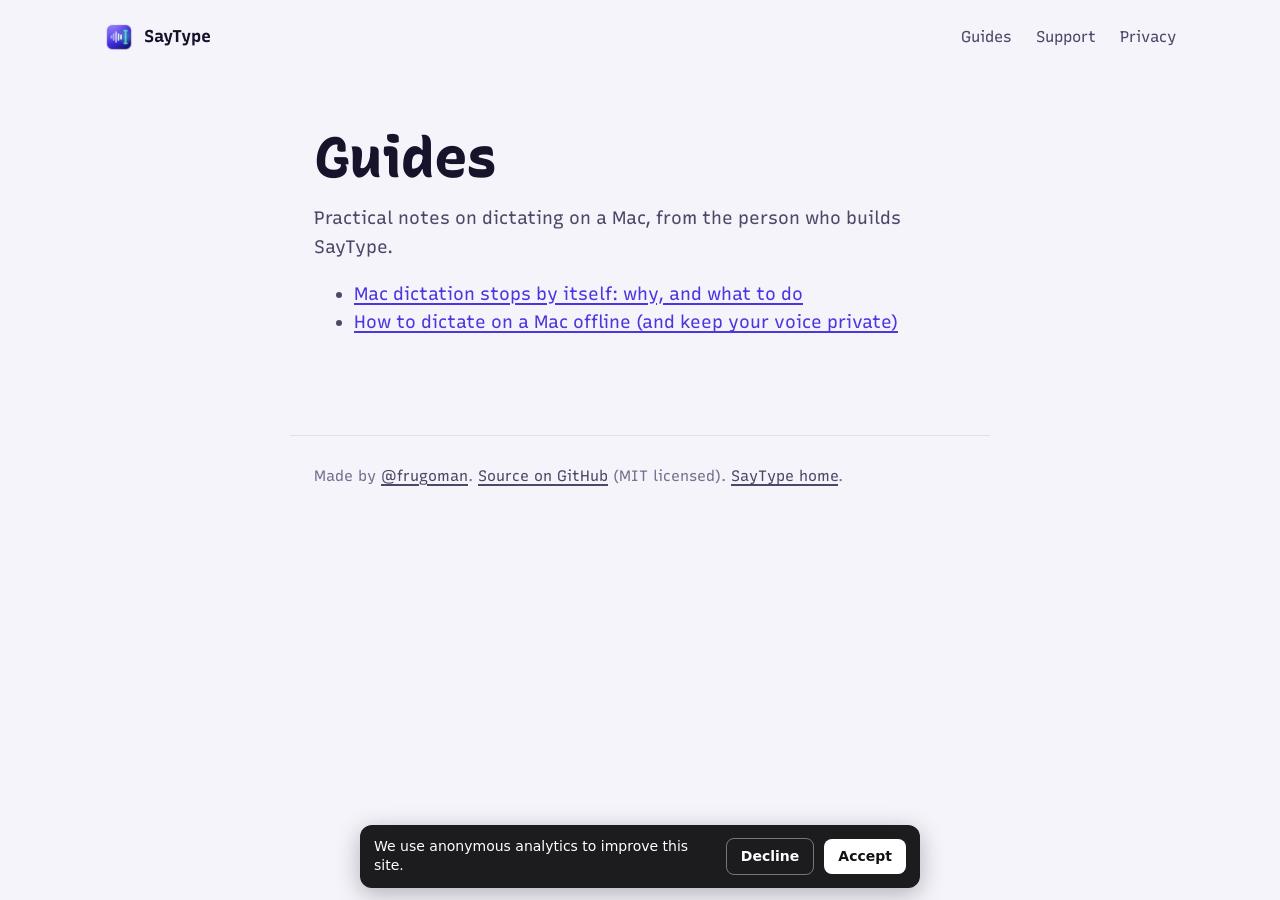
<file: guides/index.html>
<!doctype html>
<html lang="en">
<head>
<meta charset="utf-8">
<meta name="viewport" content="width=device-width, initial-scale=1">
<title>SayType Guides: Dictation on Mac</title>
<meta name="description" content="Practical guides to dictating on a Mac: fixing Dictation that stops, working offline and keeping your voice private.">
<link rel="canonical" href="https://saytype.frusoft.dev/guides/">
<meta property="og:type" content="article">
<meta property="og:title" content="SayType Guides: Dictation on Mac">
<meta property="og:description" content="Practical guides to dictating on a Mac: fixing Dictation that stops, working offline and keeping your voice private.">
<meta property="og:url" content="https://saytype.frusoft.dev/guides/">
<meta property="og:image" content="https://saytype.frusoft.dev/poster.jpg">
<meta name="twitter:card" content="summary_large_image">
<link rel="icon" href="../icon.png">
<link rel="preconnect" href="https://fonts.googleapis.com">
<link rel="preconnect" href="https://fonts.gstatic.com" crossorigin>
<link href="https://fonts.googleapis.com/css2?family=Recursive:slnt,wght,CASL,CRSV,MONO@-15..0,300..1000,0..1,0..1,0..1&display=swap" rel="stylesheet">
<link rel="stylesheet" href="../style.css">
<script type="application/ld+json">{"@context": "https://schema.org", "@type": "CollectionPage", "name": "SayType Guides", "url": "https://saytype.frusoft.dev/guides/"}</script>
<script defer src="/analytics.js" data-mid="G-934TD4YGFK"></script>
</head>
<body>
<nav class="top">
  <a class="home" href="../"><img src="../icon.png" alt="" width="30" height="30">SayType</a>
  <a href="../">Guides</a>
  <a href="../support/">Support</a>
  <a href="../privacy/">Privacy</a>
</nav>
<main class="doc">
<h1>Guides</h1>
<p>Practical notes on dictating on a Mac, from the person who builds SayType.</p>
<ul>
<li><a href="mac-dictation-stops-after-30-seconds/">Mac dictation stops by itself: why, and what to do</a></li>
<li><a href="dictate-on-mac-offline/">How to dictate on a Mac offline (and keep your voice private)</a></li>
</ul>
</main>
<footer class="site-footer">
  <span>Made by <a href="https://github.com/frugoman">@frugoman</a>. <a href="https://github.com/frugoman/saytype">Source on GitHub</a> (MIT licensed). <a href="../">SayType home</a>. </span>
</footer>
</body>
</html>
</file>
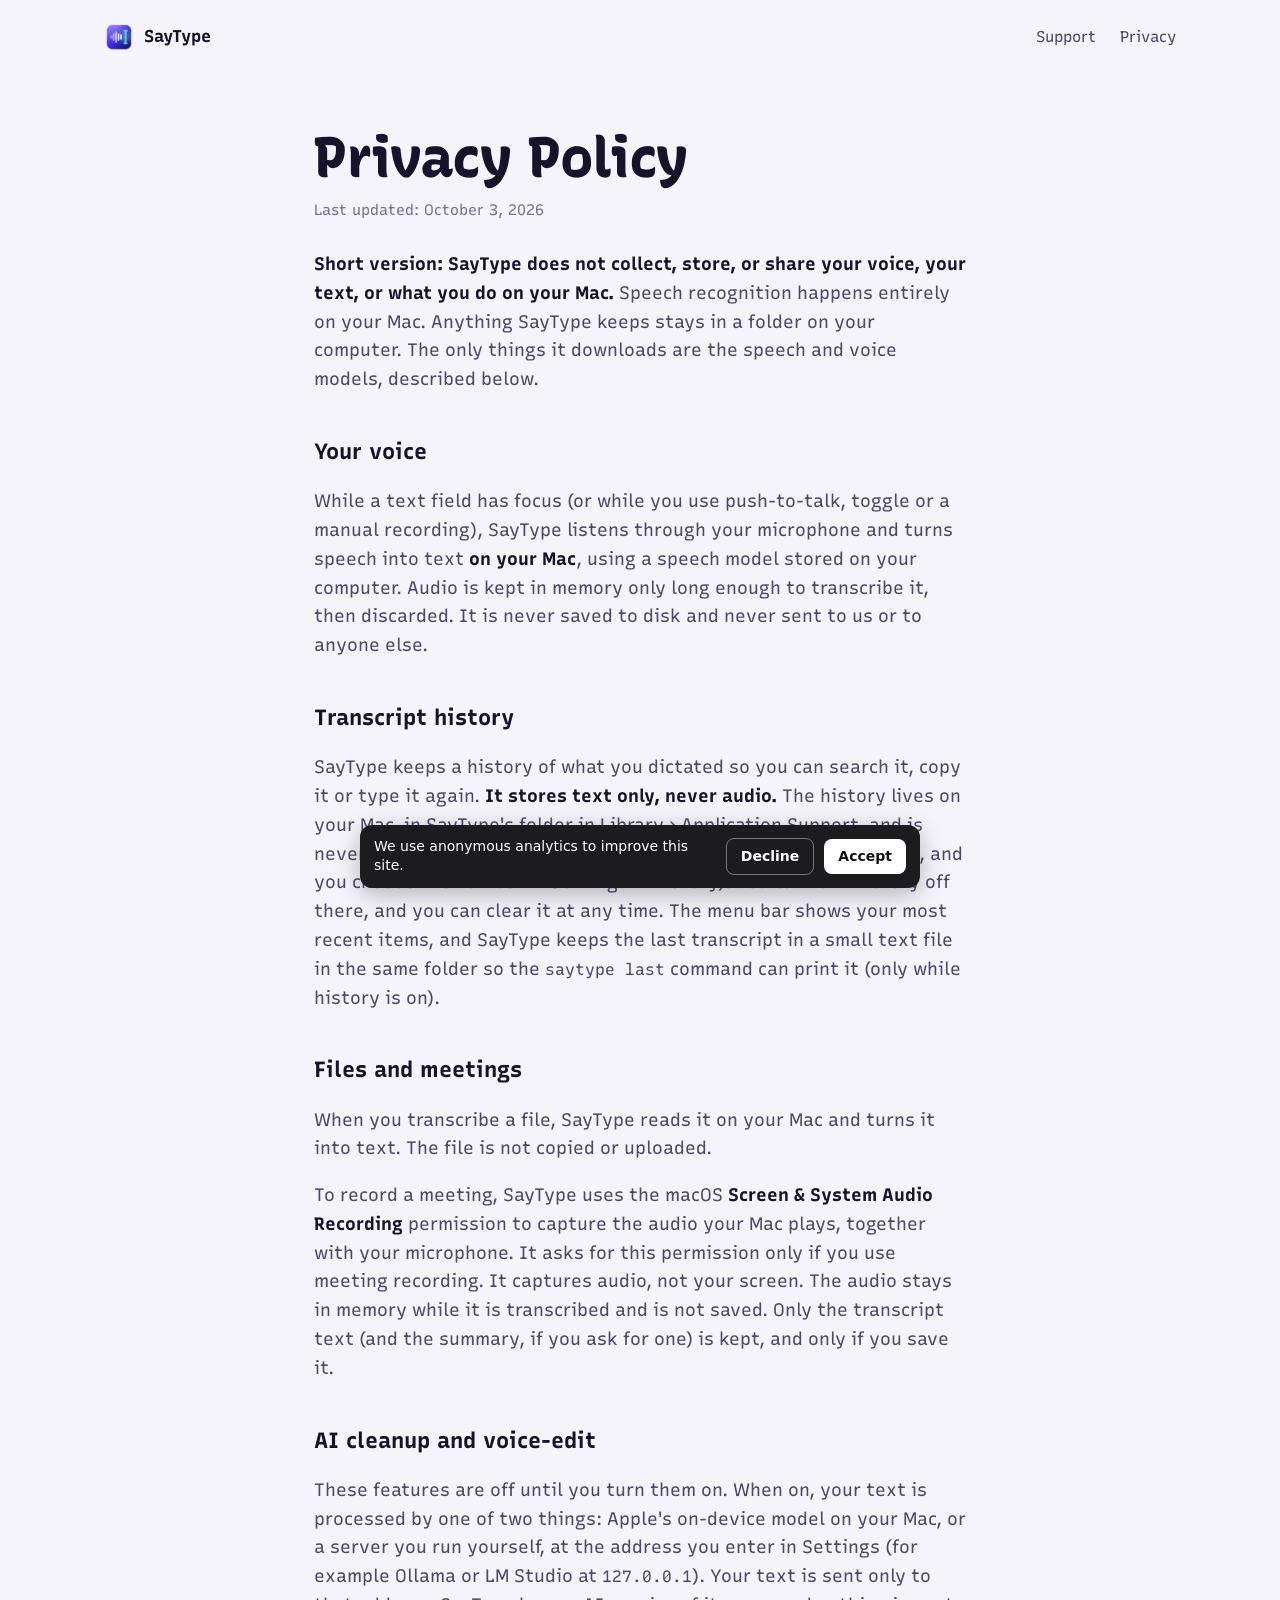
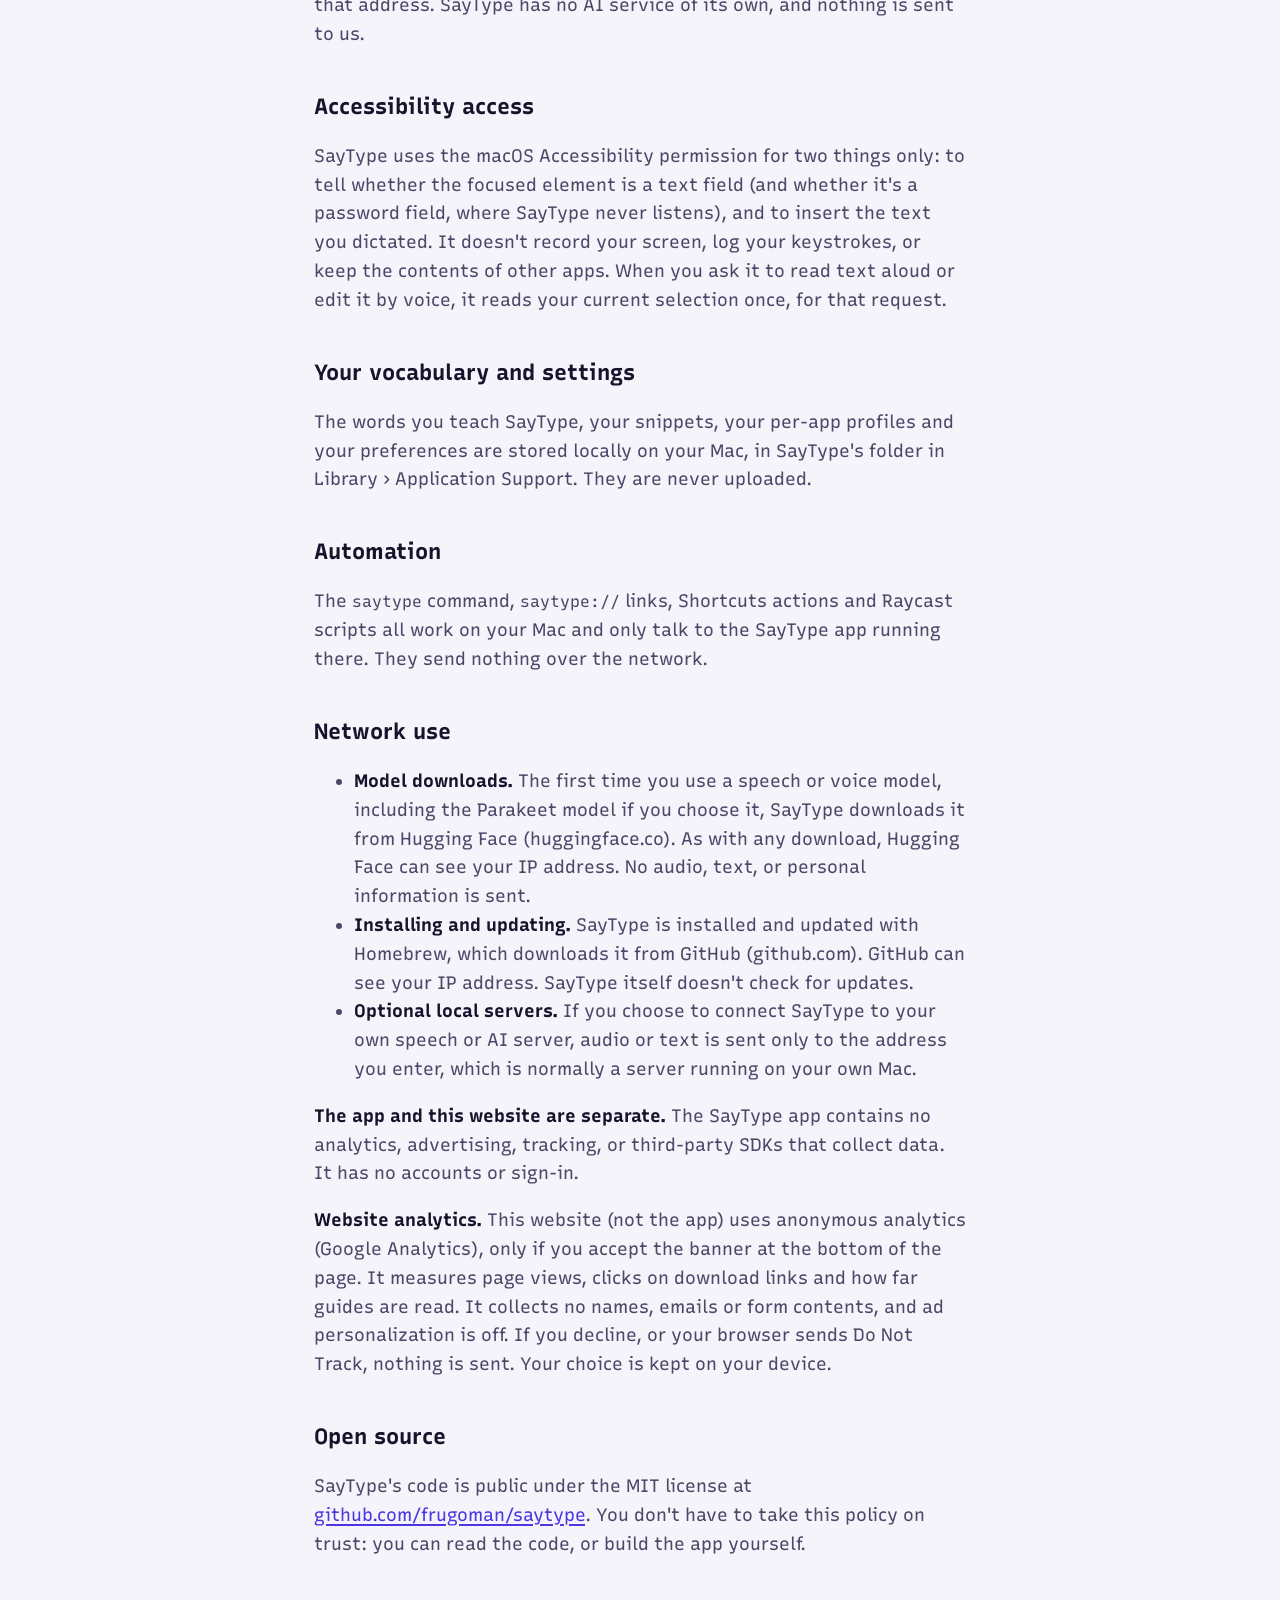
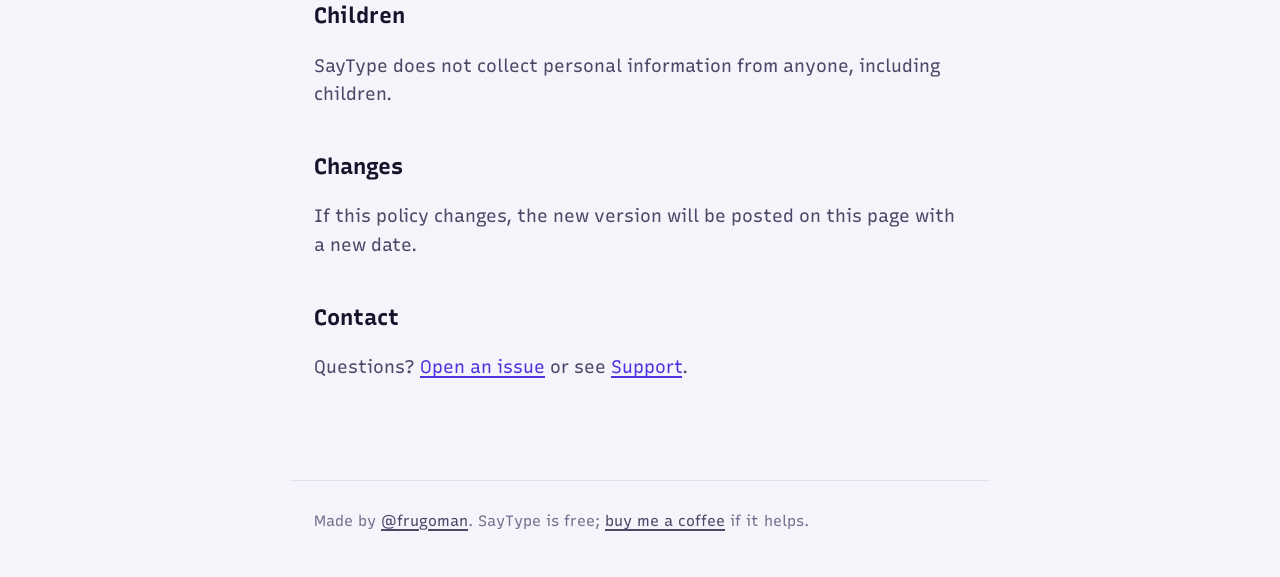
<file: privacy/index.html>
<!doctype html>
<html lang="en">
<head>
<meta charset="utf-8">
<meta name="viewport" content="width=device-width, initial-scale=1">
<title>SayType Privacy Policy</title>
<meta name="description" content="SayType runs on your Mac. It collects no data, has no accounts, and keeps your history only on your computer.">
<link rel="canonical" href="https://saytype.frusoft.dev/privacy/">
<link rel="icon" href="../icon.png">
<link rel="preconnect" href="https://fonts.googleapis.com">
<link rel="preconnect" href="https://fonts.gstatic.com" crossorigin>
<link href="https://fonts.googleapis.com/css2?family=Recursive:slnt,wght,CASL,CRSV,MONO@-15..0,300..1000,0..1,0..1,0..1&display=swap" rel="stylesheet">
<link rel="stylesheet" href="../style.css">
<script defer src="/analytics.js" data-mid="G-934TD4YGFK"></script>
</head>
<body>
<nav class="top">
  <a class="home" href="../"><img src="../icon.png" alt="" width="30" height="30">SayType</a>
  <a href="../support/">Support</a>
  <a href="../privacy/">Privacy</a>
</nav>
<main class="doc">
  <h1>Privacy Policy</h1>
  <p class="updated">Last updated: October 3, 2026</p>

  <p><strong>Short version: SayType does not collect, store, or share your voice, your text, or what you do on your Mac.</strong> Speech recognition happens entirely on your Mac. Anything SayType keeps stays in a folder on your computer. The only things it downloads are the speech and voice models, described below.</p>

  <h2>Your voice</h2>
  <p>While a text field has focus (or while you use push-to-talk, toggle or a manual recording), SayType listens through your microphone and turns speech into text <strong>on your Mac</strong>, using a speech model stored on your computer. Audio is kept in memory only long enough to transcribe it, then discarded. It is never saved to disk and never sent to us or to anyone else.</p>

  <h2>Transcript history</h2>
  <p>SayType keeps a history of what you dictated so you can search it, copy it or type it again. <strong>It stores text only, never audio.</strong> The history lives on your Mac, in SayType's folder in Library › Application Support, and is never uploaded. It keeps only the most recent items (10 by default, and you choose the number in Settings → History). You can turn history off there, and you can clear it at any time. The menu bar shows your most recent items, and SayType keeps the last transcript in a small text file in the same folder so the <code>saytype last</code> command can print it (only while history is on).</p>

  <h2>Files and meetings</h2>
  <p>When you transcribe a file, SayType reads it on your Mac and turns it into text. The file is not copied or uploaded.</p>
  <p>To record a meeting, SayType uses the macOS <strong>Screen &amp; System Audio Recording</strong> permission to capture the audio your Mac plays, together with your microphone. It asks for this permission only if you use meeting recording. It captures audio, not your screen. The audio stays in memory while it is transcribed and is not saved. Only the transcript text (and the summary, if you ask for one) is kept, and only if you save it.</p>

  <h2>AI cleanup and voice-edit</h2>
  <p>These features are off until you turn them on. When on, your text is processed by one of two things: Apple's on-device model on your Mac, or a server you run yourself, at the address you enter in Settings (for example Ollama or LM Studio at <code>127.0.0.1</code>). Your text is sent only to that address. SayType has no AI service of its own, and nothing is sent to us.</p>

  <h2>Accessibility access</h2>
  <p>SayType uses the macOS Accessibility permission for two things only: to tell whether the focused element is a text field (and whether it's a password field, where SayType never listens), and to insert the text you dictated. It doesn't record your screen, log your keystrokes, or keep the contents of other apps. When you ask it to read text aloud or edit it by voice, it reads your current selection once, for that request.</p>

  <h2>Your vocabulary and settings</h2>
  <p>The words you teach SayType, your snippets, your per-app profiles and your preferences are stored locally on your Mac, in SayType's folder in Library › Application Support. They are never uploaded.</p>

  <h2>Automation</h2>
  <p>The <code>saytype</code> command, <code>saytype://</code> links, Shortcuts actions and Raycast scripts all work on your Mac and only talk to the SayType app running there. They send nothing over the network.</p>

  <h2>Network use</h2>
  <ul>
    <li><strong>Model downloads.</strong> The first time you use a speech or voice model, including the Parakeet model if you choose it, SayType downloads it from Hugging Face (huggingface.co). As with any download, Hugging Face can see your IP address. No audio, text, or personal information is sent.</li>
    <li><strong>Installing and updating.</strong> SayType is installed and updated with Homebrew, which downloads it from GitHub (github.com). GitHub can see your IP address. SayType itself doesn't check for updates.</li>
    <li><strong>Optional local servers.</strong> If you choose to connect SayType to your own speech or AI server, audio or text is sent only to the address you enter, which is normally a server running on your own Mac.</li>
  </ul>
  <p><strong>The app and this website are separate.</strong> The SayType app contains no analytics, advertising, tracking, or third-party SDKs that collect data. It has no accounts or sign-in.</p>
  <p><strong>Website analytics.</strong> This website (not the app) uses anonymous analytics (Google Analytics), only if you accept the banner at the bottom of the page. It measures page views, clicks on download links and how far guides are read. It collects no names, emails or form contents, and ad personalization is off. If you decline, or your browser sends Do Not Track, nothing is sent. Your choice is kept on your device.</p>

  <h2>Open source</h2>
  <p>SayType's code is public under the MIT license at <a href="https://github.com/frugoman/saytype">github.com/frugoman/saytype</a>. You don't have to take this policy on trust: you can read the code, or build the app yourself.</p>

  <h2>Children</h2>
  <p>SayType does not collect personal information from anyone, including children.</p>

  <h2>Changes</h2>
  <p>If this policy changes, the new version will be posted on this page with a new date.</p>

  <h2>Contact</h2>
  <p>Questions? <a href="https://github.com/frugoman/saytype-site/issues">Open an issue</a> or see <a href="../support/">Support</a>.</p>
</main>
<footer class="site-footer">
  <span>Made by <a href="https://github.com/frugoman">@frugoman</a>. SayType is free; <a href="https://buymeacoffee.com/frugoman">buy me a coffee</a> if it helps.</span>
</footer>
</body>
</html>
</file>
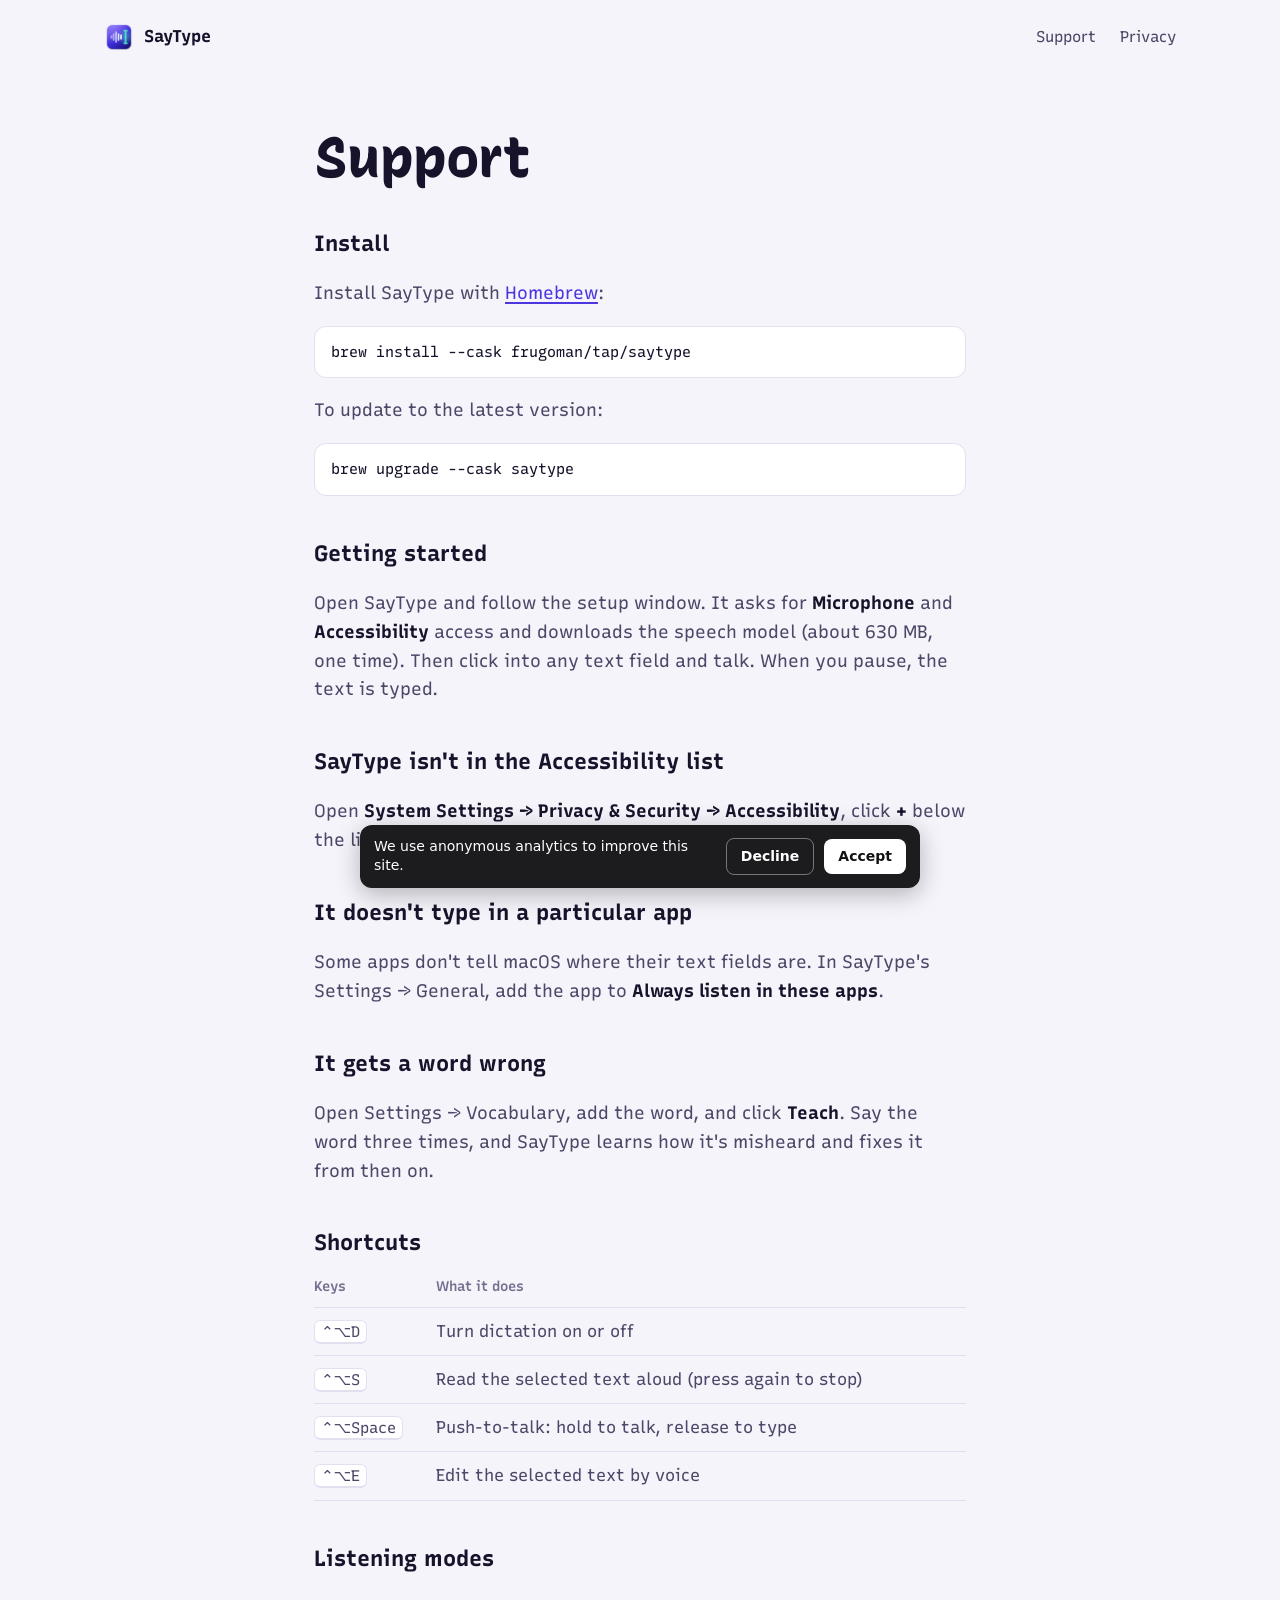
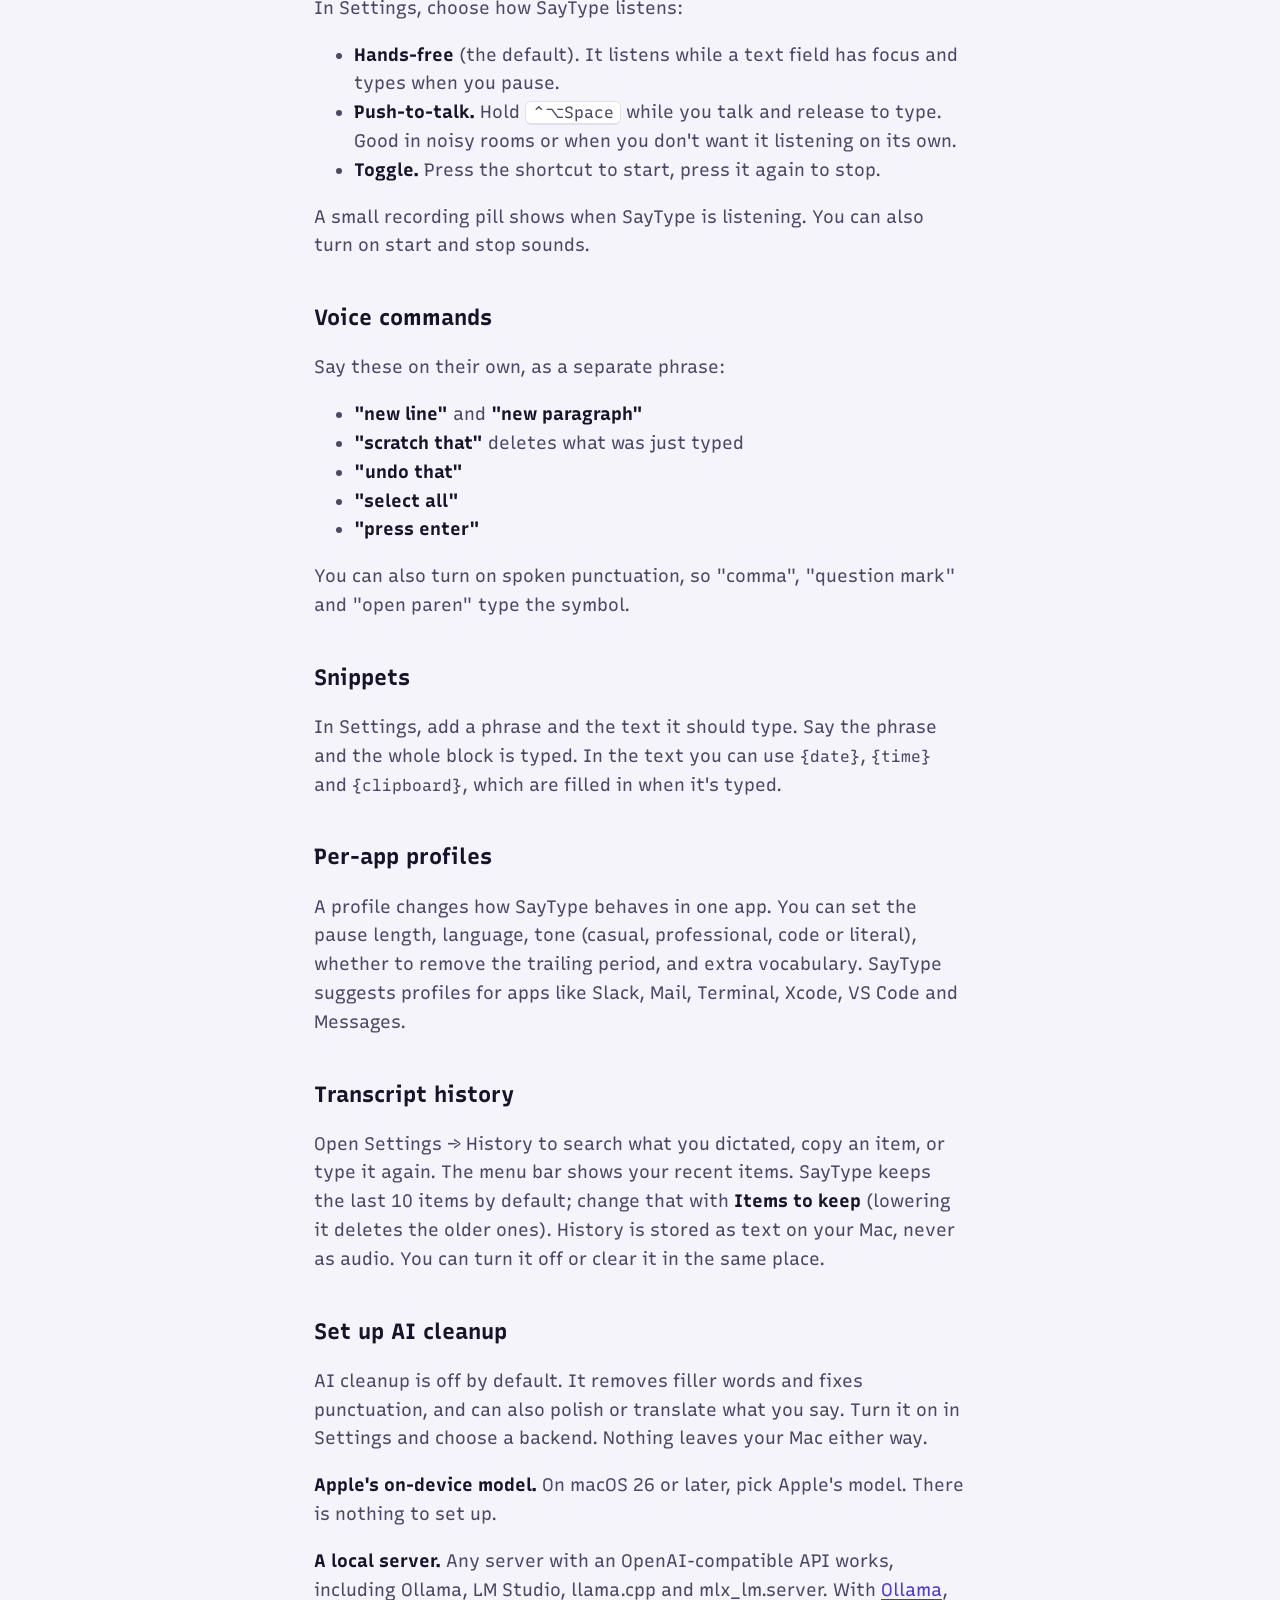
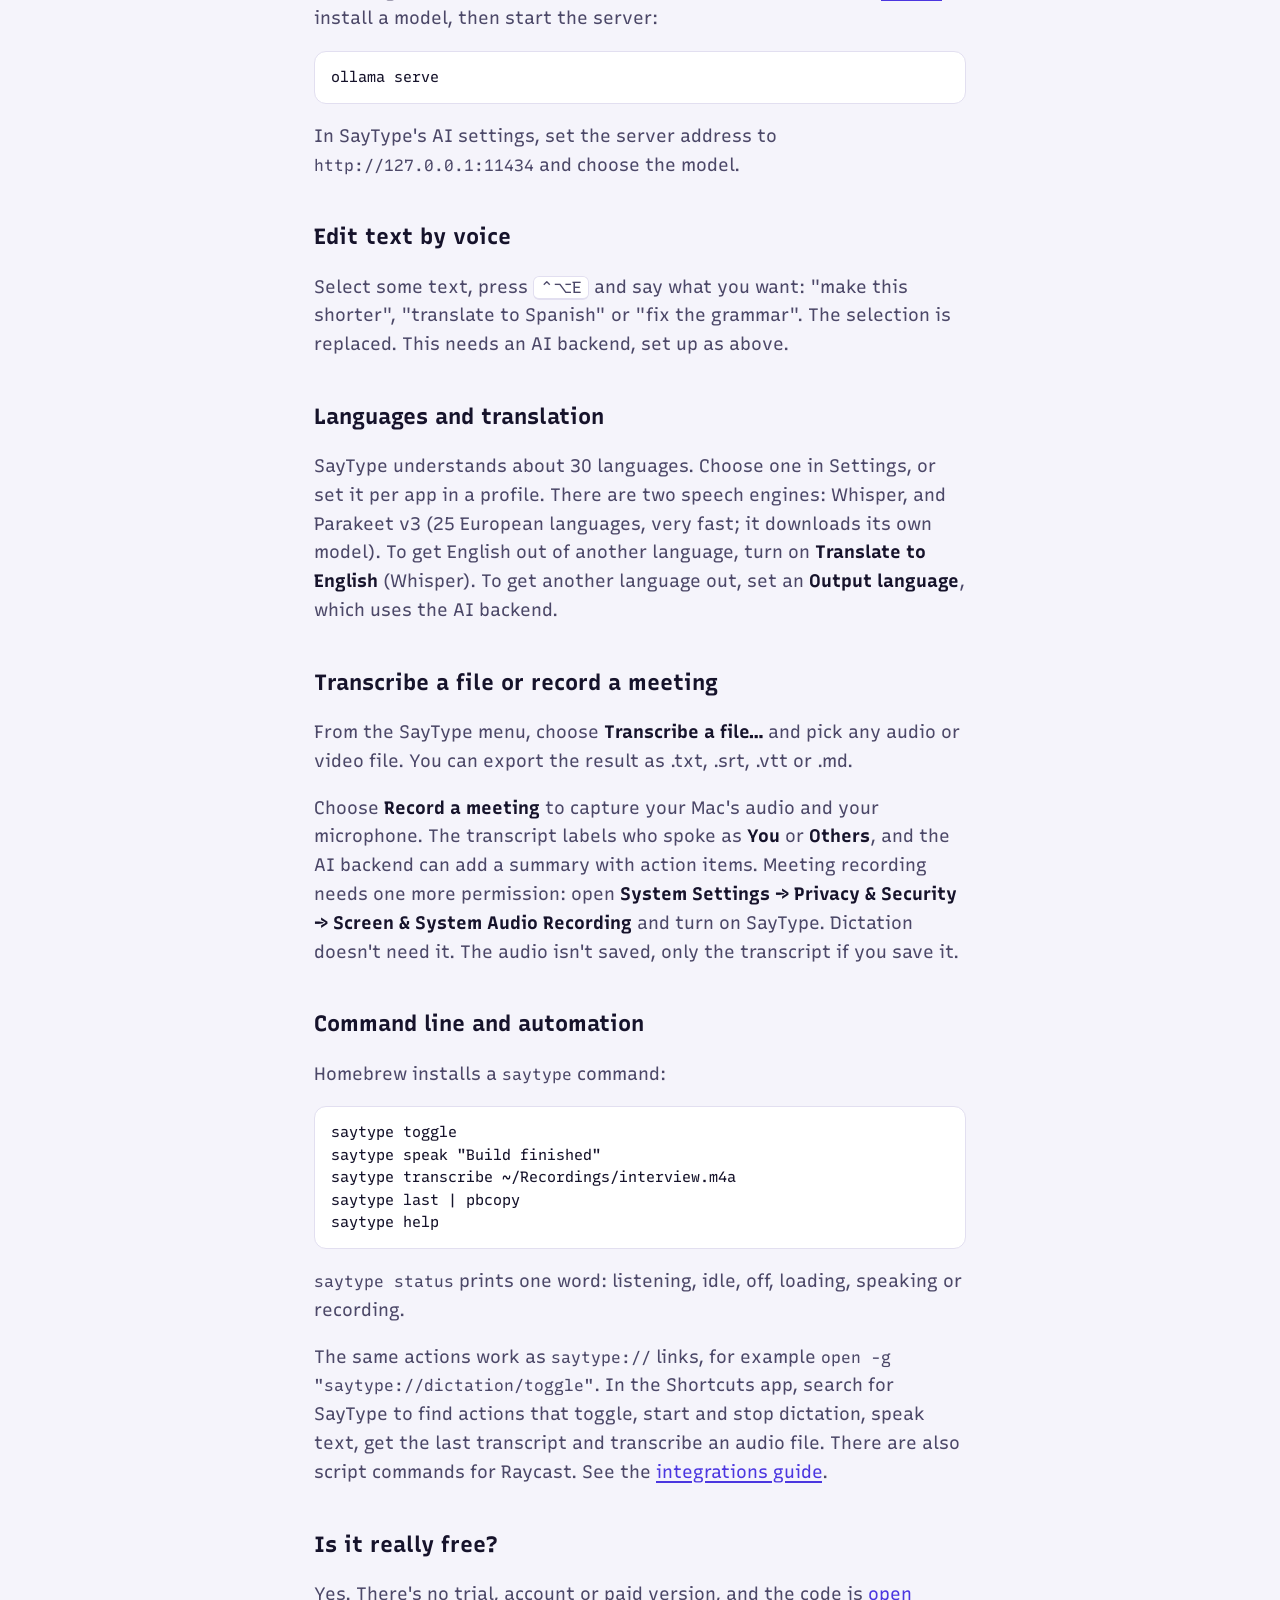
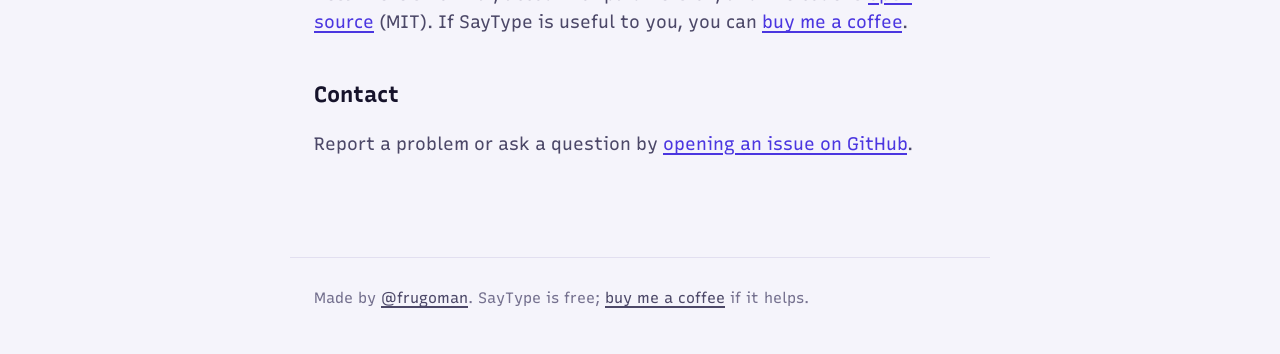
<file: support/index.html>
<!doctype html>
<html lang="en">
<head>
<meta charset="utf-8">
<meta name="viewport" content="width=device-width, initial-scale=1">
<title>SayType Support</title>
<meta name="description" content="How to install and use SayType: listening modes, voice commands, snippets, AI cleanup, meetings, shortcuts and the command line.">
<link rel="canonical" href="https://saytype.frusoft.dev/support/">
<link rel="icon" href="../icon.png">
<link rel="preconnect" href="https://fonts.googleapis.com">
<link rel="preconnect" href="https://fonts.gstatic.com" crossorigin>
<link href="https://fonts.googleapis.com/css2?family=Recursive:slnt,wght,CASL,CRSV,MONO@-15..0,300..1000,0..1,0..1,0..1&display=swap" rel="stylesheet">
<link rel="stylesheet" href="../style.css">
<script defer src="/analytics.js" data-mid="G-934TD4YGFK"></script>
</head>
<body>
<nav class="top">
  <a class="home" href="../"><img src="../icon.png" alt="" width="30" height="30">SayType</a>
  <a href="../support/">Support</a>
  <a href="../privacy/">Privacy</a>
</nav>
<main class="doc">
  <h1>Support</h1>

  <h2>Install</h2>
  <p>Install SayType with <a href="https://brew.sh">Homebrew</a>:</p>
  <pre>brew install --cask frugoman/tap/saytype</pre>
  <p>To update to the latest version:</p>
  <pre>brew upgrade --cask saytype</pre>

  <h2>Getting started</h2>
  <p>Open SayType and follow the setup window. It asks for <strong>Microphone</strong> and <strong>Accessibility</strong> access and downloads the speech model (about 630 MB, one time). Then click into any text field and talk. When you pause, the text is typed.</p>

  <h2>SayType isn't in the Accessibility list</h2>
  <p>Open <strong>System Settings → Privacy &amp; Security → Accessibility</strong>, click <strong>+</strong> below the list, choose <strong>Applications → SayType</strong>, and turn it on.</p>

  <h2>It doesn't type in a particular app</h2>
  <p>Some apps don't tell macOS where their text fields are. In SayType's Settings → General, add the app to <strong>Always listen in these apps</strong>.</p>

  <h2>It gets a word wrong</h2>
  <p>Open Settings → Vocabulary, add the word, and click <strong>Teach</strong>. Say the word three times, and SayType learns how it's misheard and fixes it from then on.</p>

  <h2>Shortcuts</h2>
  <table class="keys">
    <thead><tr><th scope="col">Keys</th><th scope="col">What it does</th></tr></thead>
    <tbody>
      <tr><td><kbd>⌃⌥D</kbd></td><td>Turn dictation on or off</td></tr>
      <tr><td><kbd>⌃⌥S</kbd></td><td>Read the selected text aloud (press again to stop)</td></tr>
      <tr><td><kbd>⌃⌥Space</kbd></td><td>Push-to-talk: hold to talk, release to type</td></tr>
      <tr><td><kbd>⌃⌥E</kbd></td><td>Edit the selected text by voice</td></tr>
    </tbody>
  </table>

  <h2>Listening modes</h2>
  <p>In Settings, choose how SayType listens:</p>
  <ul>
    <li><strong>Hands-free</strong> (the default). It listens while a text field has focus and types when you pause.</li>
    <li><strong>Push-to-talk.</strong> Hold <kbd>⌃⌥Space</kbd> while you talk and release to type. Good in noisy rooms or when you don't want it listening on its own.</li>
    <li><strong>Toggle.</strong> Press the shortcut to start, press it again to stop.</li>
  </ul>
  <p>A small recording pill shows when SayType is listening. You can also turn on start and stop sounds.</p>

  <h2>Voice commands</h2>
  <p>Say these on their own, as a separate phrase:</p>
  <ul>
    <li><strong>"new line"</strong> and <strong>"new paragraph"</strong></li>
    <li><strong>"scratch that"</strong> deletes what was just typed</li>
    <li><strong>"undo that"</strong></li>
    <li><strong>"select all"</strong></li>
    <li><strong>"press enter"</strong></li>
  </ul>
  <p>You can also turn on spoken punctuation, so "comma", "question mark" and "open paren" type the symbol.</p>

  <h2>Snippets</h2>
  <p>In Settings, add a phrase and the text it should type. Say the phrase and the whole block is typed. In the text you can use <code>{date}</code>, <code>{time}</code> and <code>{clipboard}</code>, which are filled in when it's typed.</p>

  <h2>Per-app profiles</h2>
  <p>A profile changes how SayType behaves in one app. You can set the pause length, language, tone (casual, professional, code or literal), whether to remove the trailing period, and extra vocabulary. SayType suggests profiles for apps like Slack, Mail, Terminal, Xcode, VS Code and Messages.</p>

  <h2>Transcript history</h2>
  <p>Open Settings → History to search what you dictated, copy an item, or type it again. The menu bar shows your recent items. SayType keeps the last 10 items by default; change that with <strong>Items to keep</strong> (lowering it deletes the older ones). History is stored as text on your Mac, never as audio. You can turn it off or clear it in the same place.</p>

  <h2>Set up AI cleanup</h2>
  <p>AI cleanup is off by default. It removes filler words and fixes punctuation, and can also polish or translate what you say. Turn it on in Settings and choose a backend. Nothing leaves your Mac either way.</p>
  <p><strong>Apple's on-device model.</strong> On macOS 26 or later, pick Apple's model. There is nothing to set up.</p>
  <p><strong>A local server.</strong> Any server with an OpenAI-compatible API works, including Ollama, LM Studio, llama.cpp and mlx_lm.server. With <a href="https://ollama.com">Ollama</a>, install a model, then start the server:</p>
  <pre>ollama serve</pre>
  <p>In SayType's AI settings, set the server address to <code>http://127.0.0.1:11434</code> and choose the model.</p>

  <h2>Edit text by voice</h2>
  <p>Select some text, press <kbd>⌃⌥E</kbd> and say what you want: "make this shorter", "translate to Spanish" or "fix the grammar". The selection is replaced. This needs an AI backend, set up as above.</p>

  <h2>Languages and translation</h2>
  <p>SayType understands about 30 languages. Choose one in Settings, or set it per app in a profile. There are two speech engines: Whisper, and Parakeet v3 (25 European languages, very fast; it downloads its own model). To get English out of another language, turn on <strong>Translate to English</strong> (Whisper). To get another language out, set an <strong>Output language</strong>, which uses the AI backend.</p>

  <h2>Transcribe a file or record a meeting</h2>
  <p>From the SayType menu, choose <strong>Transcribe a file…</strong> and pick any audio or video file. You can export the result as .txt, .srt, .vtt or .md.</p>
  <p>Choose <strong>Record a meeting</strong> to capture your Mac's audio and your microphone. The transcript labels who spoke as <strong>You</strong> or <strong>Others</strong>, and the AI backend can add a summary with action items. Meeting recording needs one more permission: open <strong>System Settings → Privacy &amp; Security → Screen &amp; System Audio Recording</strong> and turn on SayType. Dictation doesn't need it. The audio isn't saved, only the transcript if you save it.</p>

  <h2>Command line and automation</h2>
  <p>Homebrew installs a <code>saytype</code> command:</p>
  <pre>saytype toggle
saytype speak "Build finished"
saytype transcribe ~/Recordings/interview.m4a
saytype last | pbcopy
saytype help</pre>
  <p><code>saytype status</code> prints one word: listening, idle, off, loading, speaking or recording.</p>
  <p>The same actions work as <code>saytype://</code> links, for example <code>open -g "saytype://dictation/toggle"</code>. In the Shortcuts app, search for SayType to find actions that toggle, start and stop dictation, speak text, get the last transcript and transcribe an audio file. There are also script commands for Raycast. See the <a href="https://github.com/frugoman/saytype/tree/main/integrations">integrations guide</a>.</p>


  <h2>Is it really free?</h2>
  <p>Yes. There's no trial, account or paid version, and the code is <a href="https://github.com/frugoman/saytype">open source</a> (MIT). If SayType is useful to you, you can <a href="https://buymeacoffee.com/frugoman">buy me a coffee</a>.</p>

  <h2>Contact</h2>
  <p>Report a problem or ask a question by <a href="https://github.com/frugoman/saytype-site/issues">opening an issue on GitHub</a>.</p>
</main>
<footer class="site-footer">
  <span>Made by <a href="https://github.com/frugoman">@frugoman</a>. SayType is free; <a href="https://buymeacoffee.com/frugoman">buy me a coffee</a> if it helps.</span>
</footer>
</body>
</html>
</file>
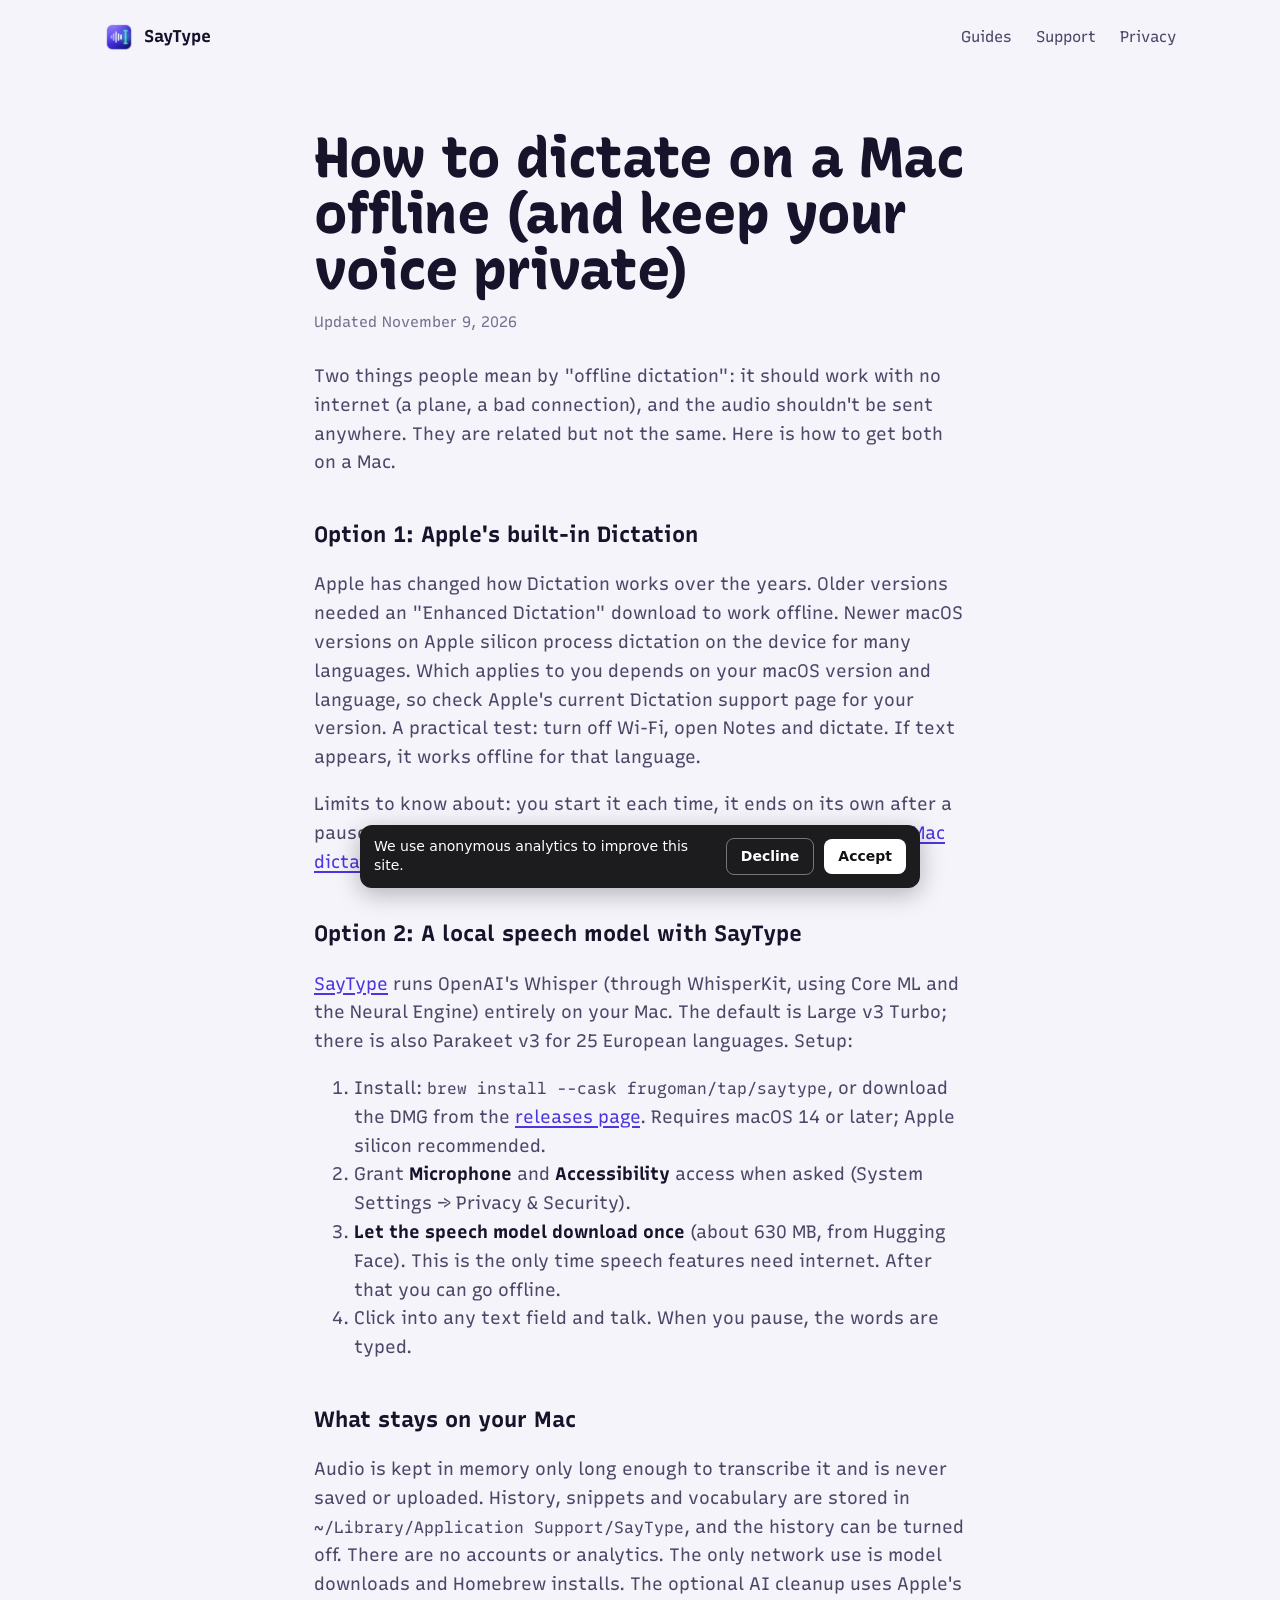
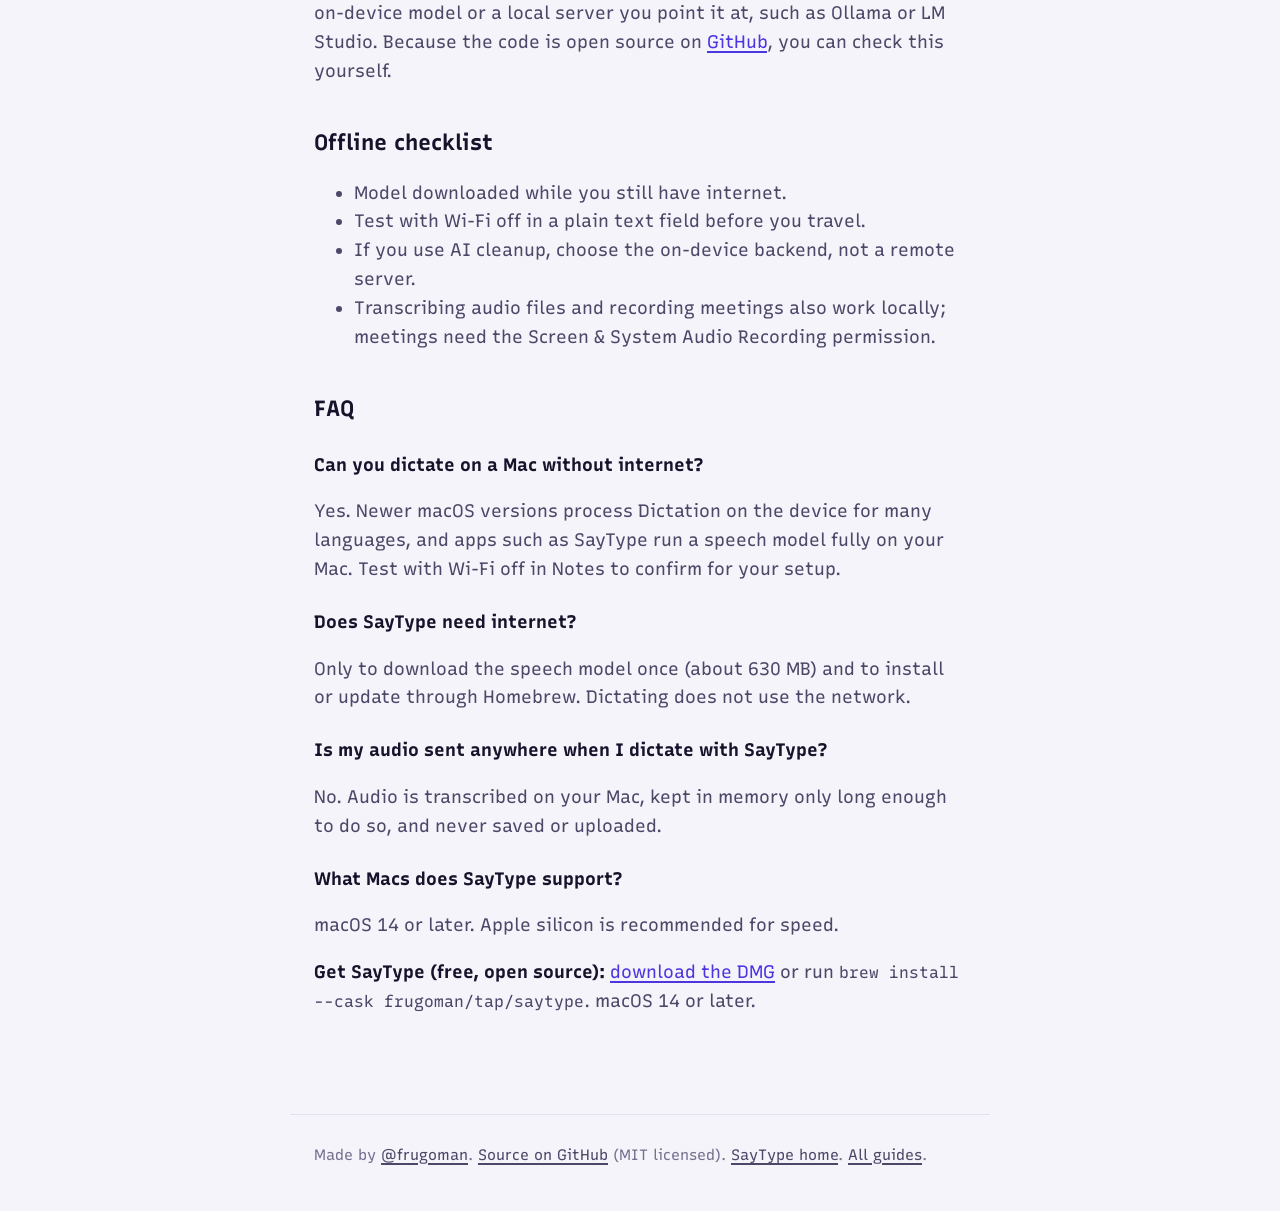
<file: guides/dictate-on-mac-offline/index.html>
<!doctype html>
<html lang="en">
<head>
<meta charset="utf-8">
<meta name="viewport" content="width=device-width, initial-scale=1">
<title>How to Dictate on a Mac Offline, With No Cloud (2026)</title>
<meta name="description" content="Dictate on your Mac with no internet and no audio leaving the machine. What to check in Apple's Dictation, and how to run Whisper locally with SayType.">
<link rel="canonical" href="https://saytype.frusoft.dev/guides/dictate-on-mac-offline/">
<meta property="og:type" content="article">
<meta property="og:title" content="How to Dictate on a Mac Offline, With No Cloud (2026)">
<meta property="og:description" content="Dictate on your Mac with no internet and no audio leaving the machine. What to check in Apple's Dictation, and how to run Whisper locally with SayType.">
<meta property="og:url" content="https://saytype.frusoft.dev/guides/dictate-on-mac-offline/">
<meta property="og:image" content="https://saytype.frusoft.dev/poster.jpg">
<meta name="twitter:card" content="summary_large_image">
<link rel="icon" href="../../icon.png">
<link rel="preconnect" href="https://fonts.googleapis.com">
<link rel="preconnect" href="https://fonts.gstatic.com" crossorigin>
<link href="https://fonts.googleapis.com/css2?family=Recursive:slnt,wght,CASL,CRSV,MONO@-15..0,300..1000,0..1,0..1,0..1&display=swap" rel="stylesheet">
<link rel="stylesheet" href="../../style.css">
<script type="application/ld+json">{"@context": "https://schema.org", "@graph": [{"@type": "Article", "headline": "How to dictate on a Mac offline (and keep your voice private)", "description": "Dictate on your Mac with no internet and no audio leaving the machine. What to check in Apple's Dictation, and how to run Whisper locally with SayType.", "author": {"@type": "Person", "name": "Nicolas Frugoni", "url": "https://github.com/frugoman"}, "publisher": {"@type": "Person", "name": "Nicolas Frugoni"}, "datePublished": "2026-11-09", "dateModified": "2026-11-09", "mainEntityOfPage": "https://saytype.frusoft.dev/guides/dictate-on-mac-offline/", "image": "https://saytype.frusoft.dev/poster.jpg"}, {"@type": "FAQPage", "mainEntity": [{"@type": "Question", "name": "Can you dictate on a Mac without internet?", "acceptedAnswer": {"@type": "Answer", "text": "Yes. Newer macOS versions process Dictation on the device for many languages, and apps such as SayType run a speech model fully on your Mac. Test with Wi-Fi off in Notes to confirm for your setup."}}, {"@type": "Question", "name": "Does SayType need internet?", "acceptedAnswer": {"@type": "Answer", "text": "Only to download the speech model once (about 630 MB) and to install or update through Homebrew. Dictating does not use the network."}}, {"@type": "Question", "name": "Is my audio sent anywhere when I dictate with SayType?", "acceptedAnswer": {"@type": "Answer", "text": "No. Audio is transcribed on your Mac, kept in memory only long enough to do so, and never saved or uploaded."}}, {"@type": "Question", "name": "What Macs does SayType support?", "acceptedAnswer": {"@type": "Answer", "text": "macOS 14 or later. Apple silicon is recommended for speed."}}]}, {"@type": "BreadcrumbList", "itemListElement": [{"@type": "ListItem", "position": 1, "name": "SayType", "item": "https://saytype.frusoft.dev/"}, {"@type": "ListItem", "position": 2, "name": "Guides", "item": "https://saytype.frusoft.dev/guides/"}, {"@type": "ListItem", "position": 3, "name": "How to dictate on a Mac offline (and keep your voice private)"}]}]}</script>
<script defer src="/analytics.js" data-mid="G-934TD4YGFK"></script>
</head>
<body>
<nav class="top">
  <a class="home" href="../../"><img src="../../icon.png" alt="" width="30" height="30">SayType</a>
  <a href="../">Guides</a>
  <a href="../../support/">Support</a>
  <a href="../../privacy/">Privacy</a>
</nav>
<main class="doc">
<h1>How to dictate on a Mac offline (and keep your voice private)</h1>
<p class="updated">Updated November 9, 2026</p>
<p>Two things people mean by "offline dictation": it should work with no internet (a plane, a bad connection), and the audio shouldn't be sent anywhere. They are related but not the same. Here is how to get both on a Mac.</p>
<h2>Option 1: Apple's built-in Dictation</h2>
<p>Apple has changed how Dictation works over the years. Older versions needed an "Enhanced Dictation" download to work offline. Newer macOS versions on Apple silicon process dictation on the device for many languages. Which applies to you depends on your macOS version and language, so check Apple's current Dictation support page for your version. A practical test: turn off Wi-Fi, open Notes and dictate. If text appears, it works offline for that language.</p>
<p>Limits to know about: you start it each time, it ends on its own after a pause, and you have little control over per-app behavior. See <a href="../mac-dictation-stops-after-30-seconds/">why Mac dictation stops by itself</a>.</p>
<h2>Option 2: A local speech model with SayType</h2>
<p><a href="../../">SayType</a> runs OpenAI's Whisper (through WhisperKit, using Core ML and the Neural Engine) entirely on your Mac. The default is Large v3 Turbo; there is also Parakeet v3 for 25 European languages. Setup:</p>
<ol>
<li>Install: <code>brew install --cask frugoman/tap/saytype</code>, or download the DMG from the <a href="https://github.com/frugoman/saytype/releases/latest">releases page</a>. Requires macOS 14 or later; Apple silicon recommended.</li>
<li>Grant <strong>Microphone</strong> and <strong>Accessibility</strong> access when asked (System Settings → Privacy &amp; Security).</li>
<li><strong>Let the speech model download once</strong> (about 630 MB, from Hugging Face). This is the only time speech features need internet. After that you can go offline.</li>
<li>Click into any text field and talk. When you pause, the words are typed.</li>
</ol>
<h2>What stays on your Mac</h2>
<p>Audio is kept in memory only long enough to transcribe it and is never saved or uploaded. History, snippets and vocabulary are stored in <code>~/Library/Application Support/SayType</code>, and the history can be turned off. There are no accounts or analytics. The only network use is model downloads and Homebrew installs. The optional AI cleanup uses Apple's on-device model or a local server you point it at, such as Ollama or LM Studio. Because the code is open source on <a href="https://github.com/frugoman/saytype">GitHub</a>, you can check this yourself.</p>
<h2>Offline checklist</h2>
<ul>
<li>Model downloaded while you still have internet.</li>
<li>Test with Wi-Fi off in a plain text field before you travel.</li>
<li>If you use AI cleanup, choose the on-device backend, not a remote server.</li>
<li>Transcribing audio files and recording meetings also work locally; meetings need the Screen &amp; System Audio Recording permission.</li>
</ul>
<h2>FAQ</h2>
<h3>Can you dictate on a Mac without internet?</h3>
<p>Yes. Newer macOS versions process Dictation on the device for many languages, and apps such as SayType run a speech model fully on your Mac. Test with Wi-Fi off in Notes to confirm for your setup.</p>
<h3>Does SayType need internet?</h3>
<p>Only to download the speech model once (about 630 MB) and to install or update through Homebrew. Dictating does not use the network.</p>
<h3>Is my audio sent anywhere when I dictate with SayType?</h3>
<p>No. Audio is transcribed on your Mac, kept in memory only long enough to do so, and never saved or uploaded.</p>
<h3>What Macs does SayType support?</h3>
<p>macOS 14 or later. Apple silicon is recommended for speed.</p>
<p><strong>Get SayType (free, open source):</strong> <a href="https://github.com/frugoman/saytype/releases/latest/download/SayType.dmg" data-cta="download">download the DMG</a> or run <code>brew install --cask frugoman/tap/saytype</code>. macOS 14 or later.</p>
</main>
<footer class="site-footer">
  <span>Made by <a href="https://github.com/frugoman">@frugoman</a>. <a href="https://github.com/frugoman/saytype">Source on GitHub</a> (MIT licensed). <a href="../../">SayType home</a>. <a href="../">All guides</a>.</span>
</footer>
</body>
</html>
</file>
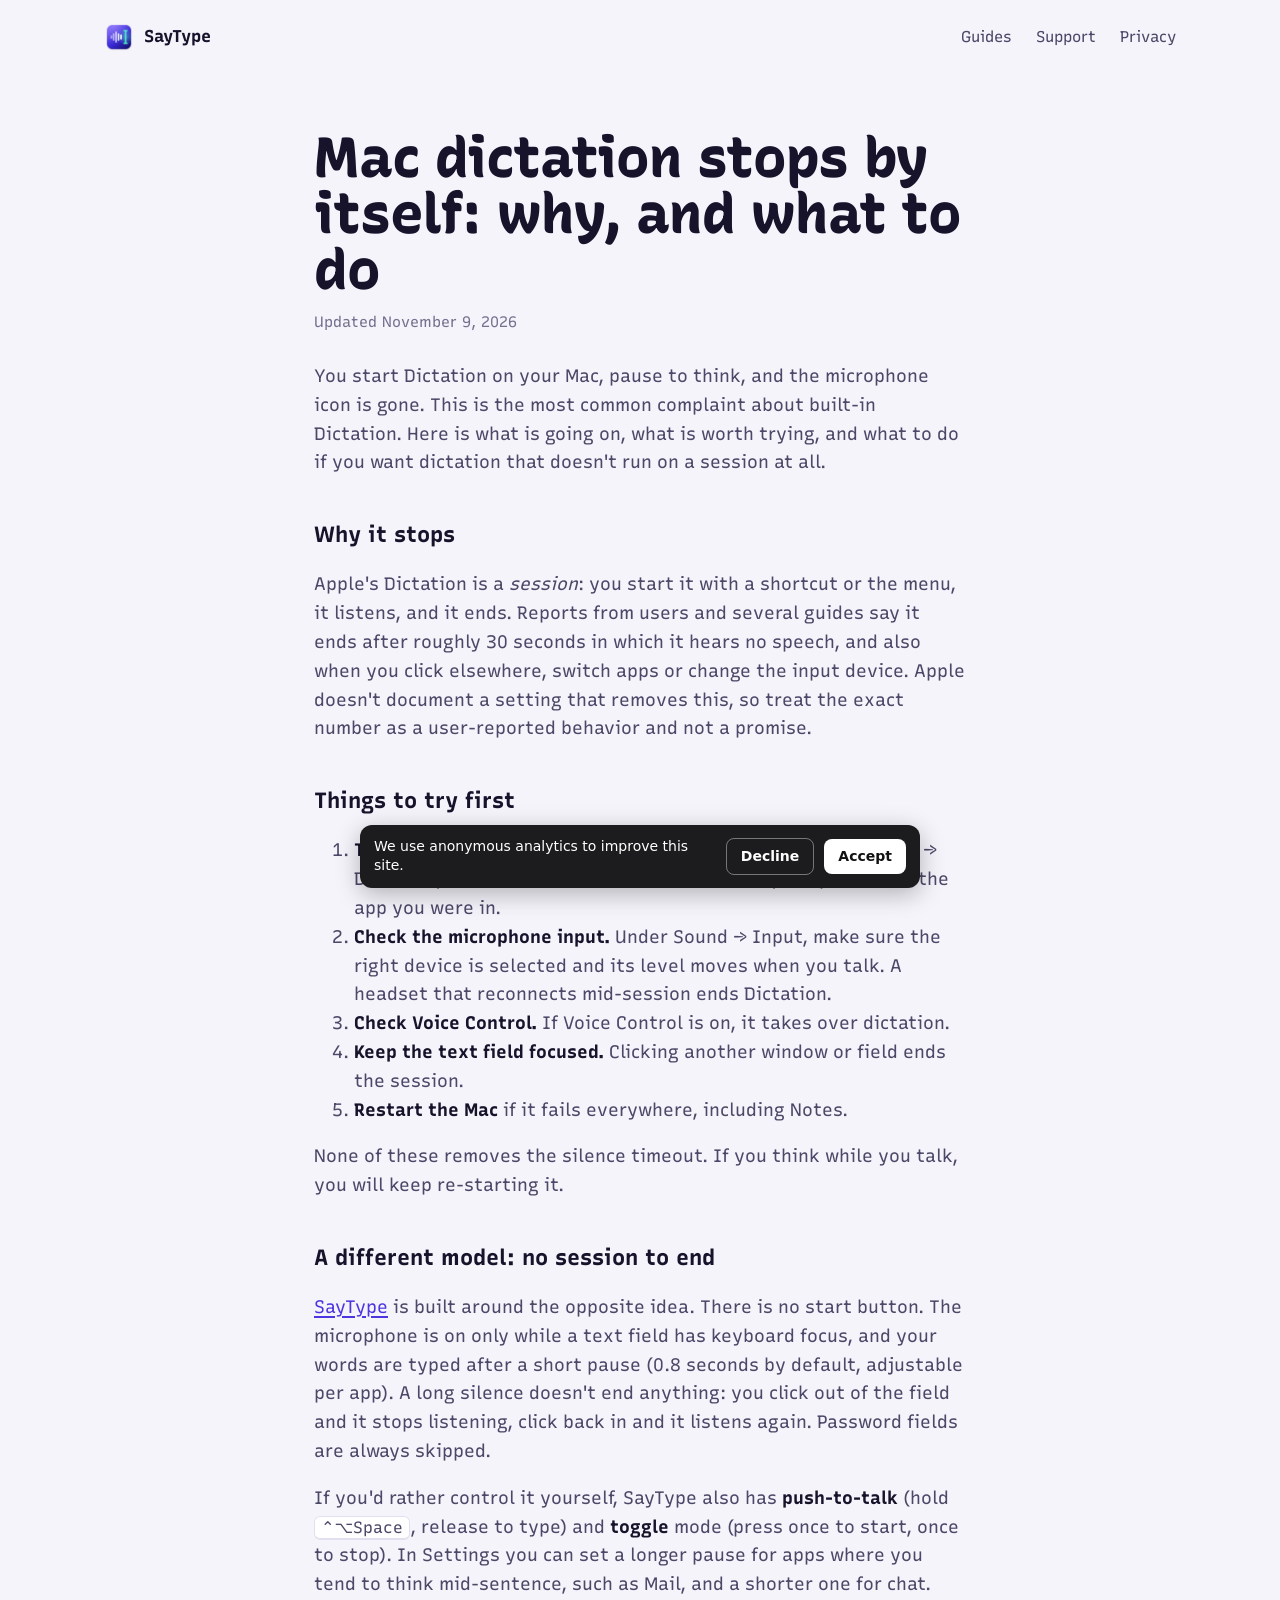
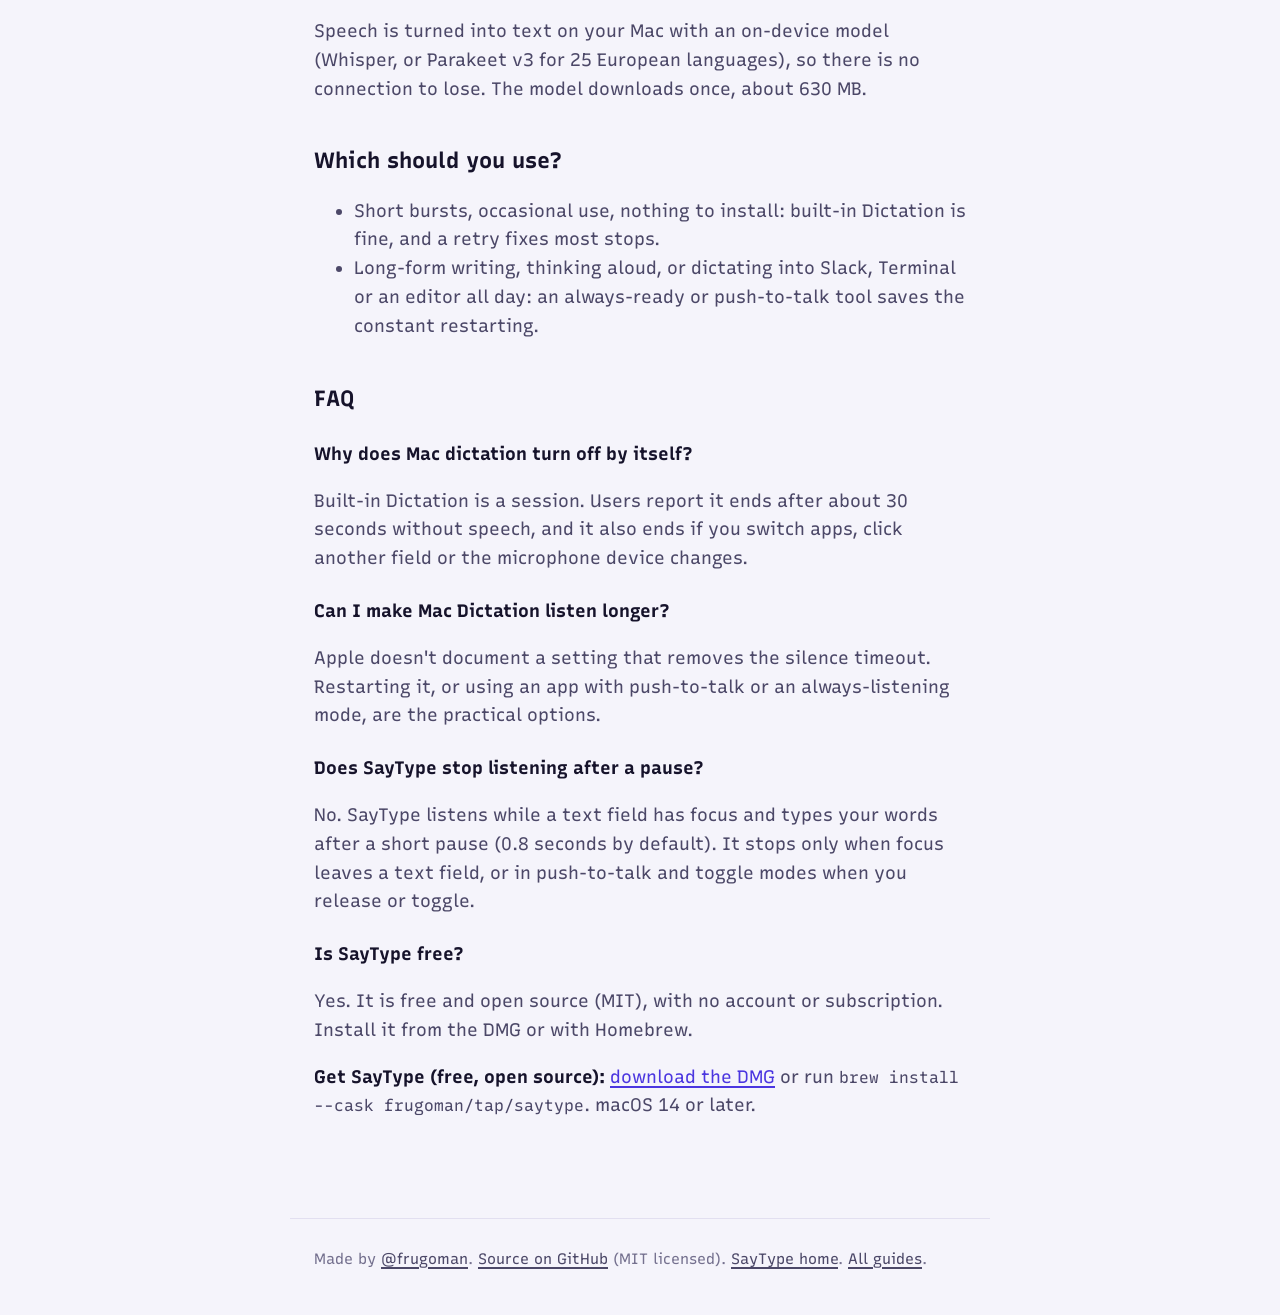
<file: guides/mac-dictation-stops-after-30-seconds/index.html>
<!doctype html>
<html lang="en">
<head>
<meta charset="utf-8">
<meta name="viewport" content="width=device-width, initial-scale=1">
<title>Mac Dictation Stops by Itself? Fixes and a Hands-Free Option</title>
<meta name="description" content="Why macOS Dictation turns off after a pause, what you can try, and how to dictate on a Mac without a session that times out.">
<link rel="canonical" href="https://saytype.frusoft.dev/guides/mac-dictation-stops-after-30-seconds/">
<meta property="og:type" content="article">
<meta property="og:title" content="Mac Dictation Stops by Itself? Fixes and a Hands-Free Option">
<meta property="og:description" content="Why macOS Dictation turns off after a pause, what you can try, and how to dictate on a Mac without a session that times out.">
<meta property="og:url" content="https://saytype.frusoft.dev/guides/mac-dictation-stops-after-30-seconds/">
<meta property="og:image" content="https://saytype.frusoft.dev/poster.jpg">
<meta name="twitter:card" content="summary_large_image">
<link rel="icon" href="../../icon.png">
<link rel="preconnect" href="https://fonts.googleapis.com">
<link rel="preconnect" href="https://fonts.gstatic.com" crossorigin>
<link href="https://fonts.googleapis.com/css2?family=Recursive:slnt,wght,CASL,CRSV,MONO@-15..0,300..1000,0..1,0..1,0..1&display=swap" rel="stylesheet">
<link rel="stylesheet" href="../../style.css">
<script type="application/ld+json">{"@context": "https://schema.org", "@graph": [{"@type": "Article", "headline": "Mac dictation stops by itself: why, and what to do", "description": "Why macOS Dictation turns off after a pause, what you can try, and how to dictate on a Mac without a session that times out.", "author": {"@type": "Person", "name": "Nicolas Frugoni", "url": "https://github.com/frugoman"}, "publisher": {"@type": "Person", "name": "Nicolas Frugoni"}, "datePublished": "2026-11-09", "dateModified": "2026-11-09", "mainEntityOfPage": "https://saytype.frusoft.dev/guides/mac-dictation-stops-after-30-seconds/", "image": "https://saytype.frusoft.dev/poster.jpg"}, {"@type": "FAQPage", "mainEntity": [{"@type": "Question", "name": "Why does Mac dictation turn off by itself?", "acceptedAnswer": {"@type": "Answer", "text": "Built-in Dictation is a session. Users report it ends after about 30 seconds without speech, and it also ends if you switch apps, click another field or the microphone device changes."}}, {"@type": "Question", "name": "Can I make Mac Dictation listen longer?", "acceptedAnswer": {"@type": "Answer", "text": "Apple doesn't document a setting that removes the silence timeout. Restarting it, or using an app with push-to-talk or an always-listening mode, are the practical options."}}, {"@type": "Question", "name": "Does SayType stop listening after a pause?", "acceptedAnswer": {"@type": "Answer", "text": "No. SayType listens while a text field has focus and types your words after a short pause (0.8 seconds by default). It stops only when focus leaves a text field, or in push-to-talk and toggle modes when you release or toggle."}}, {"@type": "Question", "name": "Is SayType free?", "acceptedAnswer": {"@type": "Answer", "text": "Yes. It is free and open source (MIT), with no account or subscription. Install it from the DMG or with Homebrew."}}]}, {"@type": "BreadcrumbList", "itemListElement": [{"@type": "ListItem", "position": 1, "name": "SayType", "item": "https://saytype.frusoft.dev/"}, {"@type": "ListItem", "position": 2, "name": "Guides", "item": "https://saytype.frusoft.dev/guides/"}, {"@type": "ListItem", "position": 3, "name": "Mac dictation stops by itself: why, and what to do"}]}]}</script>
<script defer src="/analytics.js" data-mid="G-934TD4YGFK"></script>
</head>
<body>
<nav class="top">
  <a class="home" href="../../"><img src="../../icon.png" alt="" width="30" height="30">SayType</a>
  <a href="../">Guides</a>
  <a href="../../support/">Support</a>
  <a href="../../privacy/">Privacy</a>
</nav>
<main class="doc">
<h1>Mac dictation stops by itself: why, and what to do</h1>
<p class="updated">Updated November 9, 2026</p>
<p>You start Dictation on your Mac, pause to think, and the microphone icon is gone. This is the most common complaint about built-in Dictation. Here is what is going on, what is worth trying, and what to do if you want dictation that doesn't run on a session at all.</p>
<h2>Why it stops</h2>
<p>Apple's Dictation is a <em>session</em>: you start it with a shortcut or the menu, it listens, and it ends. Reports from users and several guides say it ends after roughly 30 seconds in which it hears no speech, and also when you click elsewhere, switch apps or change the input device. Apple doesn't document a setting that removes this, so treat the exact number as a user-reported behavior and not a promise.</p>
<h2>Things to try first</h2>
<ol>
<li><strong>Turn Dictation off and on again</strong> in System Settings → Keyboard → Dictation, then test in Notes. If it works there, the problem is the app you were in.</li>
<li><strong>Check the microphone input.</strong> Under Sound → Input, make sure the right device is selected and its level moves when you talk. A headset that reconnects mid-session ends Dictation.</li>
<li><strong>Check Voice Control.</strong> If Voice Control is on, it takes over dictation.</li>
<li><strong>Keep the text field focused.</strong> Clicking another window or field ends the session.</li>
<li><strong>Restart the Mac</strong> if it fails everywhere, including Notes.</li>
</ol>
<p>None of these removes the silence timeout. If you think while you talk, you will keep re-starting it.</p>
<h2>A different model: no session to end</h2>
<p><a href="../../">SayType</a> is built around the opposite idea. There is no start button. The microphone is on only while a text field has keyboard focus, and your words are typed after a short pause (0.8 seconds by default, adjustable per app). A long silence doesn't end anything: you click out of the field and it stops listening, click back in and it listens again. Password fields are always skipped.</p>
<p>If you'd rather control it yourself, SayType also has <strong>push-to-talk</strong> (hold <kbd>⌃⌥Space</kbd>, release to type) and <strong>toggle</strong> mode (press once to start, once to stop). In Settings you can set a longer pause for apps where you tend to think mid-sentence, such as Mail, and a shorter one for chat.</p>
<p>Speech is turned into text on your Mac with an on-device model (Whisper, or Parakeet v3 for 25 European languages), so there is no connection to lose. The model downloads once, about 630 MB.</p>
<h2>Which should you use?</h2>
<ul>
<li>Short bursts, occasional use, nothing to install: built-in Dictation is fine, and a retry fixes most stops.</li>
<li>Long-form writing, thinking aloud, or dictating into Slack, Terminal or an editor all day: an always-ready or push-to-talk tool saves the constant restarting.</li>
</ul>
<h2>FAQ</h2>
<h3>Why does Mac dictation turn off by itself?</h3>
<p>Built-in Dictation is a session. Users report it ends after about 30 seconds without speech, and it also ends if you switch apps, click another field or the microphone device changes.</p>
<h3>Can I make Mac Dictation listen longer?</h3>
<p>Apple doesn't document a setting that removes the silence timeout. Restarting it, or using an app with push-to-talk or an always-listening mode, are the practical options.</p>
<h3>Does SayType stop listening after a pause?</h3>
<p>No. SayType listens while a text field has focus and types your words after a short pause (0.8 seconds by default). It stops only when focus leaves a text field, or in push-to-talk and toggle modes when you release or toggle.</p>
<h3>Is SayType free?</h3>
<p>Yes. It is free and open source (MIT), with no account or subscription. Install it from the DMG or with Homebrew.</p>
<p><strong>Get SayType (free, open source):</strong> <a href="https://github.com/frugoman/saytype/releases/latest/download/SayType.dmg" data-cta="download">download the DMG</a> or run <code>brew install --cask frugoman/tap/saytype</code>. macOS 14 or later.</p>
</main>
<footer class="site-footer">
  <span>Made by <a href="https://github.com/frugoman">@frugoman</a>. <a href="https://github.com/frugoman/saytype">Source on GitHub</a> (MIT licensed). <a href="../../">SayType home</a>. <a href="../">All guides</a>.</span>
</footer>
</body>
</html>
</file>
<file: style.css>
/* Shared by every page: tokens, type and the simple document layout used by Privacy and Support. */
:root {
  --paper: #F5F4FB; --sheet: #FFFFFF; --ink: #16132B; --ink-2: #4C4868; --ink-3: #75718F;
  --rule: #E2DFF0; --indigo: #2B21A8; --indigo-2: #4B36E0; --mint: #1FD3A0; --mint-ink: #0B6B52;
  --font: "Recursive", ui-sans-serif, system-ui, sans-serif;
  --shadow: 0 1px 0 rgba(22,19,43,.04), 0 22px 50px -26px rgba(43,33,168,.35);
}
@media (prefers-color-scheme: dark) {
  :root:not([data-theme="light"]) {
    --paper: #0F0D1F; --sheet: #18152E; --ink: #ECEAF7; --ink-2: #ABA7C6; --ink-3: #8682A8;
    --rule: #2A2645; --indigo-2: #A99CFF; --mint: #3BE8B6; --mint-ink: #3BE8B6;
    --shadow: 0 1px 0 rgba(0,0,0,.25), 0 24px 60px -24px rgba(0,0,0,.75);
  }
}
:root[data-theme="dark"] {
  --paper: #0F0D1F; --sheet: #18152E; --ink: #ECEAF7; --ink-2: #ABA7C6; --ink-3: #8682A8;
  --rule: #2A2645; --indigo-2: #A99CFF; --mint: #3BE8B6; --mint-ink: #3BE8B6;
  --shadow: 0 1px 0 rgba(0,0,0,.25), 0 24px 60px -24px rgba(0,0,0,.75);
}

* { box-sizing: border-box; }
html { -webkit-text-size-adjust: 100%; }
body {
  margin: 0; background: var(--paper); color: var(--ink);
  font: 400 18px/1.6 var(--font); font-variation-settings: "CASL" 0, "MONO" 0;
}
a { color: var(--indigo-2); text-underline-offset: 3px; text-decoration-thickness: 1.5px; }
a:hover { color: var(--ink); }
:focus-visible { outline: 3px solid var(--mint); outline-offset: 3px; border-radius: 6px; }
img { max-width: 100%; display: block; }
code, kbd { font-family: var(--font); font-variation-settings: "MONO" 1, "CASL" 0; font-size: .9em; }
kbd { background: var(--sheet); border: 1px solid var(--rule); border-bottom-width: 2px; border-radius: 6px; padding: 1px 6px; white-space: nowrap; }

.top { display: flex; align-items: center; gap: 24px; max-width: 1120px; margin: 0 auto; padding: 22px 24px; font-size: 15.5px; }
.top a { color: var(--ink-2); text-decoration: none; }
.top a:hover { color: var(--ink); }
.top .home { display: flex; align-items: center; gap: 10px; margin-right: auto; color: var(--ink); font-weight: 700; font-size: 17px; }
.top .home img { width: 30px; height: 30px; }

/* Document pages */
.doc { max-width: 700px; margin: 0 auto; padding: 32px 24px 80px; }
.doc h1 { font-size: clamp(38px, 6vw, 56px); line-height: 1; letter-spacing: -.02em; margin: 24px 0 12px; font-weight: 800;
          font-variation-settings: "CASL" 1; }
.doc h2 { font-size: 22px; margin: 40px 0 8px; font-weight: 700; }
.doc p, .doc li { color: var(--ink-2); }
.doc strong { color: var(--ink); }
.doc .updated { color: var(--ink-3); font-size: 15px; margin: 0 0 28px; }
.doc pre { background: var(--sheet); border: 1px solid var(--rule); border-radius: 12px; padding: 14px 16px; overflow-x: auto;
           font: 15px/1.5 var(--font); font-variation-settings: "MONO" 1; }

.site-footer { border-top: 1px solid var(--rule); max-width: 1120px; margin: 64px auto 0; padding: 28px 24px 44px;
               display: flex; flex-wrap: wrap; justify-content: space-between; gap: 14px; font-size: 15px; color: var(--ink-3); }
.site-footer a { color: var(--ink-2); }
.doc + .site-footer { max-width: 700px; margin-top: 0; }

@media (max-width: 520px) {
  .top { padding: 18px 16px; gap: 16px; }
  .doc { padding: 16px 16px 64px; }
  .site-footer { padding: 24px 16px 40px; }
}

/* Small tables on document pages */
.doc table { width: 100%; border-collapse: collapse; margin: 8px 0 0; font-size: 17px; }
.doc th { text-align: left; font-weight: 600; font-size: 14px; color: var(--ink-3); padding: 8px 12px 8px 0; border-bottom: 1px solid var(--rule); }
.doc td { padding: 10px 12px 10px 0; border-bottom: 1px solid var(--rule); color: var(--ink-2); vertical-align: top; }
.doc td:first-child { white-space: nowrap; }
.doc code { overflow-wrap: anywhere; }
.doc h3 { font-size: 18px; margin: 24px 0 4px; font-weight: 700; }
</file>
